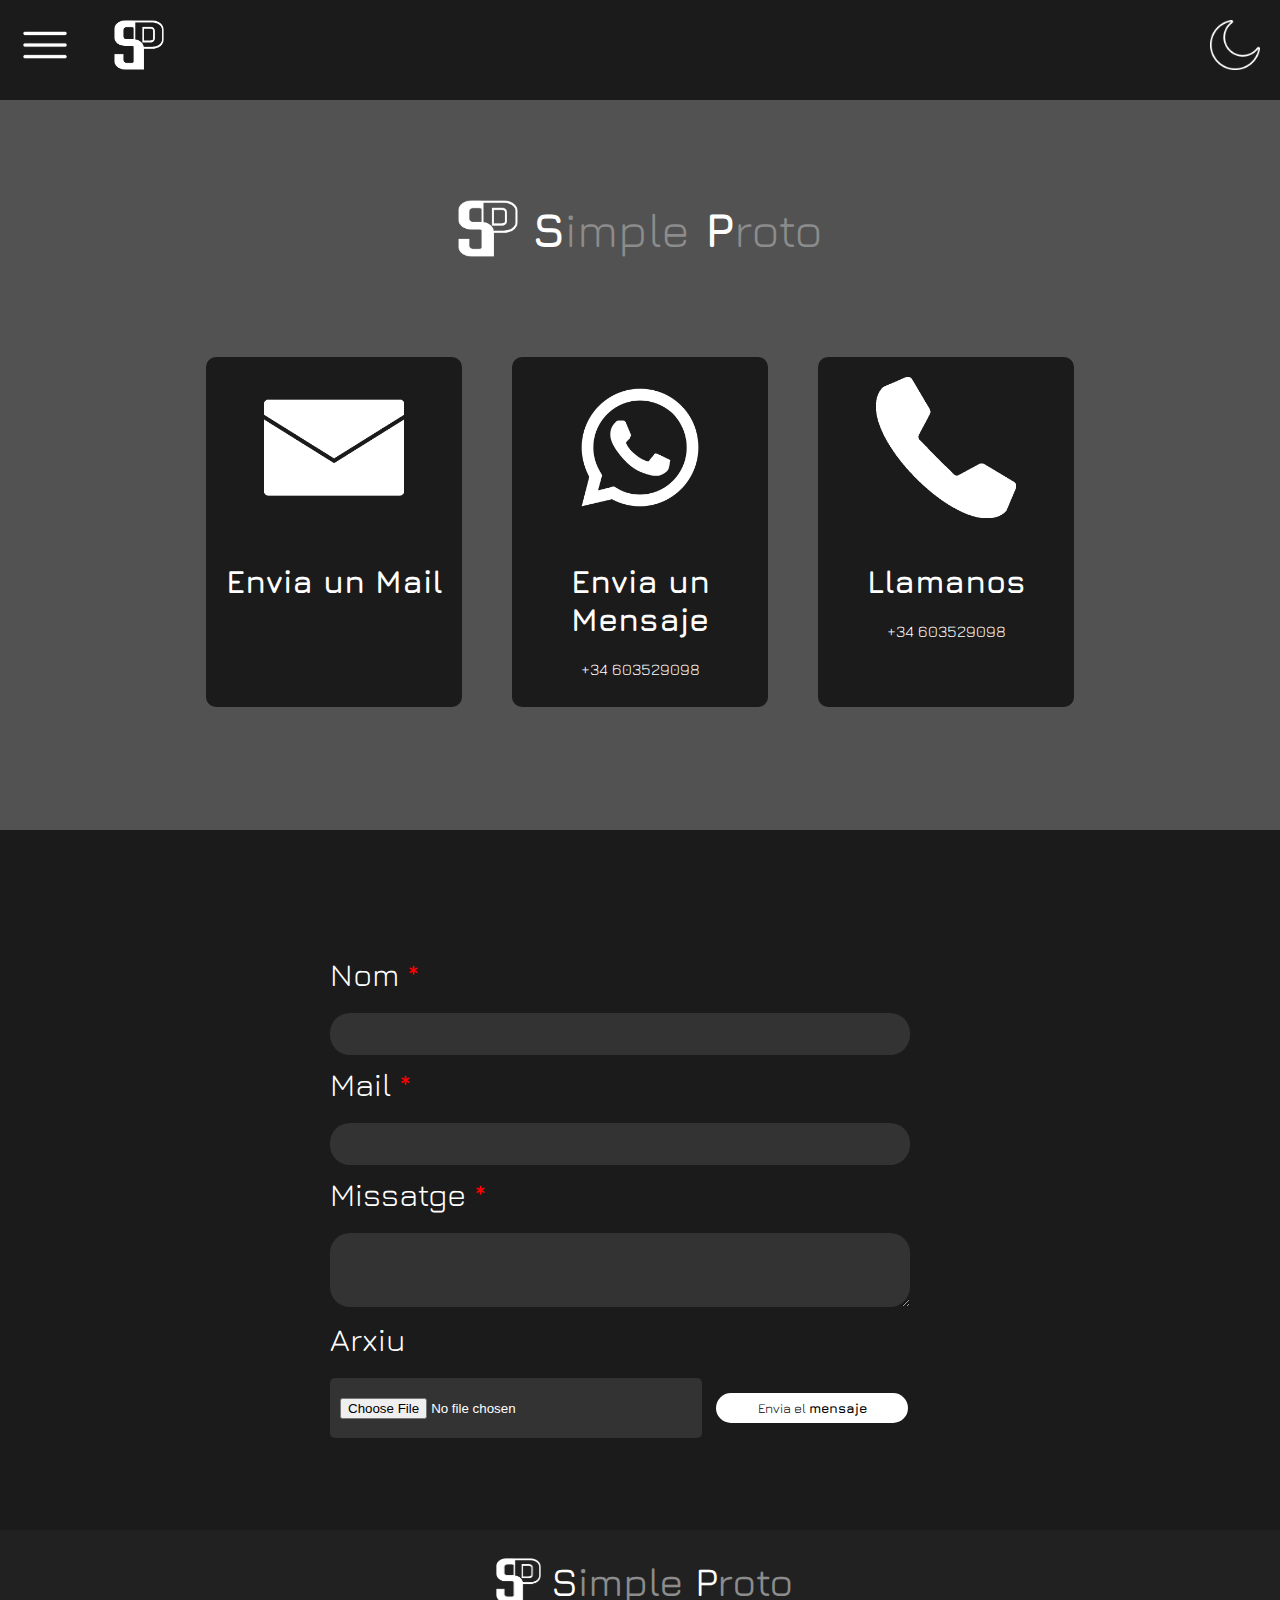
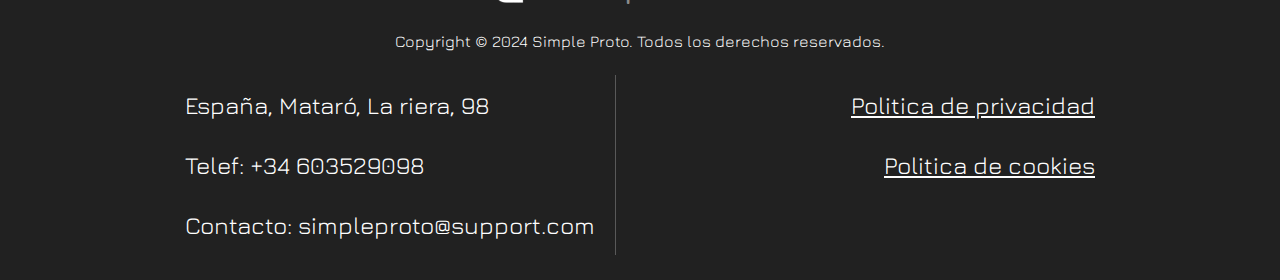
<file: contacte.html>
<!DOCTYPE html>
<html lang="es">
  <head>
    <meta charset="UTF-8" />
    <meta name="viewport" content="width=device-width, initial-scale=1.0" />
    <title>Contacte</title>
    <link rel="stylesheet" href="styles/general.css" />
    <link rel="stylesheet" href="styles/contacte.css" />
    <script src="script/libreria.js"></script>
    <script src="script/script.js"></script>
    <link
      rel="shortcut icon"
      href="img/logo/Logowhite.webp"
      type="image/x-icon"
    />
  </head>
  <body>
    <aside>
      <div class="flex">
        <div id="nav">
          <a href="index.html">
            <p>Pagina Principal</p>
          </a>
          <a href="serveis.html">
            <p>Servicios</p>
          </a>
          <a href="contacte.html">
            <p>Contacto</p>
          </a>
          <a href="materials.html">
            <p>Materiales</p>
          </a>
          <a href="Impressio filament.html">
            <p>Impression 3d Filamento</p>
          </a>
          <a href="ImpresioResina.html">
            <p>Impression 3d Resina</p>
          </a>
          <a href="modelatge3D.html">
            <p>Modelaje 3D</p>
          </a>
          <a href="disseny2d.html">
            <p>Diseño 2D</p>
          </a>
          <a href="nosaltres.html">
            <p>Sobre Nosotros</p>
          </a>
          <div>
            <a href="cookies.html">
              <p>Politica de Cookies</p>
            </a>
            <a href="privacitat.html">
              <p>Politica de Privacidad</p>
            </a>
          </div>
        </div>
        <div id="backgroundnav">
          <p>hola</p>
        </div>
      </div>
    </aside>
    <header>
      <div>
        <img src="img/tema/brforce.png" alt="" id="menu" />
        <img src="img/logo/Logowhite.webp" alt="logo Simple Proto" />
      </div>
      <img src="img/tema/moonwhite.webp" alt="tema oscuro" id="tema" />
    </header>
    <section>
      <article id="primer2">
        <div class="slogan">
          <img src="img/logo/Logowhite.webp" alt="logo" />
          <h1>S<span>imple</span> P<span>roto</span></h1>
        </div>
        <div id="separar">
          <div>
            <img src="img/Contacte/mail.webp" alt="Mail" />
            <h1>Envia un Mail</h1>
          </div>
          <div>
            <img src="img/Contacte/whatsapp--v5.webp" alt="Watsapp" />
            <h1>Envia un Mensaje</h1>
            <p>+34 603529098</p>
          </div>
          <div>
            <img src="img/Contacte/phone-504.webp" alt="Phone" />
            <h1>Llamanos</h1>
            <p>+34 603529098</p>
          </div>
        </div>
      </article>
      <article id="segon2">
        <div id="forms">
          <form action="Formulari">
            <label for="nombre">Nom <span>*</span></label> <br />
            <input type="text" name="nombre" id="" required />
            <br />
            <label for="Mail">Mail <span>*</span></label> <br />
            <input type="email" name="Mail" id="" required />
            <br />
            <label for="texto">Missatge <span>*</span></label> <br />
            <textarea name="texto" id="" required></textarea>
            <br />
            <label for="archivo">Arxiu</label> <br />
            <input type="file" name="archivo" id="arxiu" />
            <button type="submit">Envia el <strong>mensaje</strong></button>
          </form>
        </div>
      </article>
    </section>
    <footer>
      <div class="logo">
        <img src="img/logo/Logowhite.webp" alt="logo simple proto" />
        <h1>S<span>imple</span> P<span>roto</span></h1>
      </div>
      <p>Copyright © 2024 Simple Proto. Todos los derechos reservados.</p>
      <div id="footer">
        <div id="info1">
          <p>España, Mataró, La riera, 98</p>
          <p>Telef: +34 603529098</p>
          <p>Contacto: simpleproto@support.com</p>
        </div>
        <div>
          <p>Politica de privacidad</p>
          <p>Politica de cookies</p>
        </div>
      </div>
    </footer>
  </body>
</html>
</file>
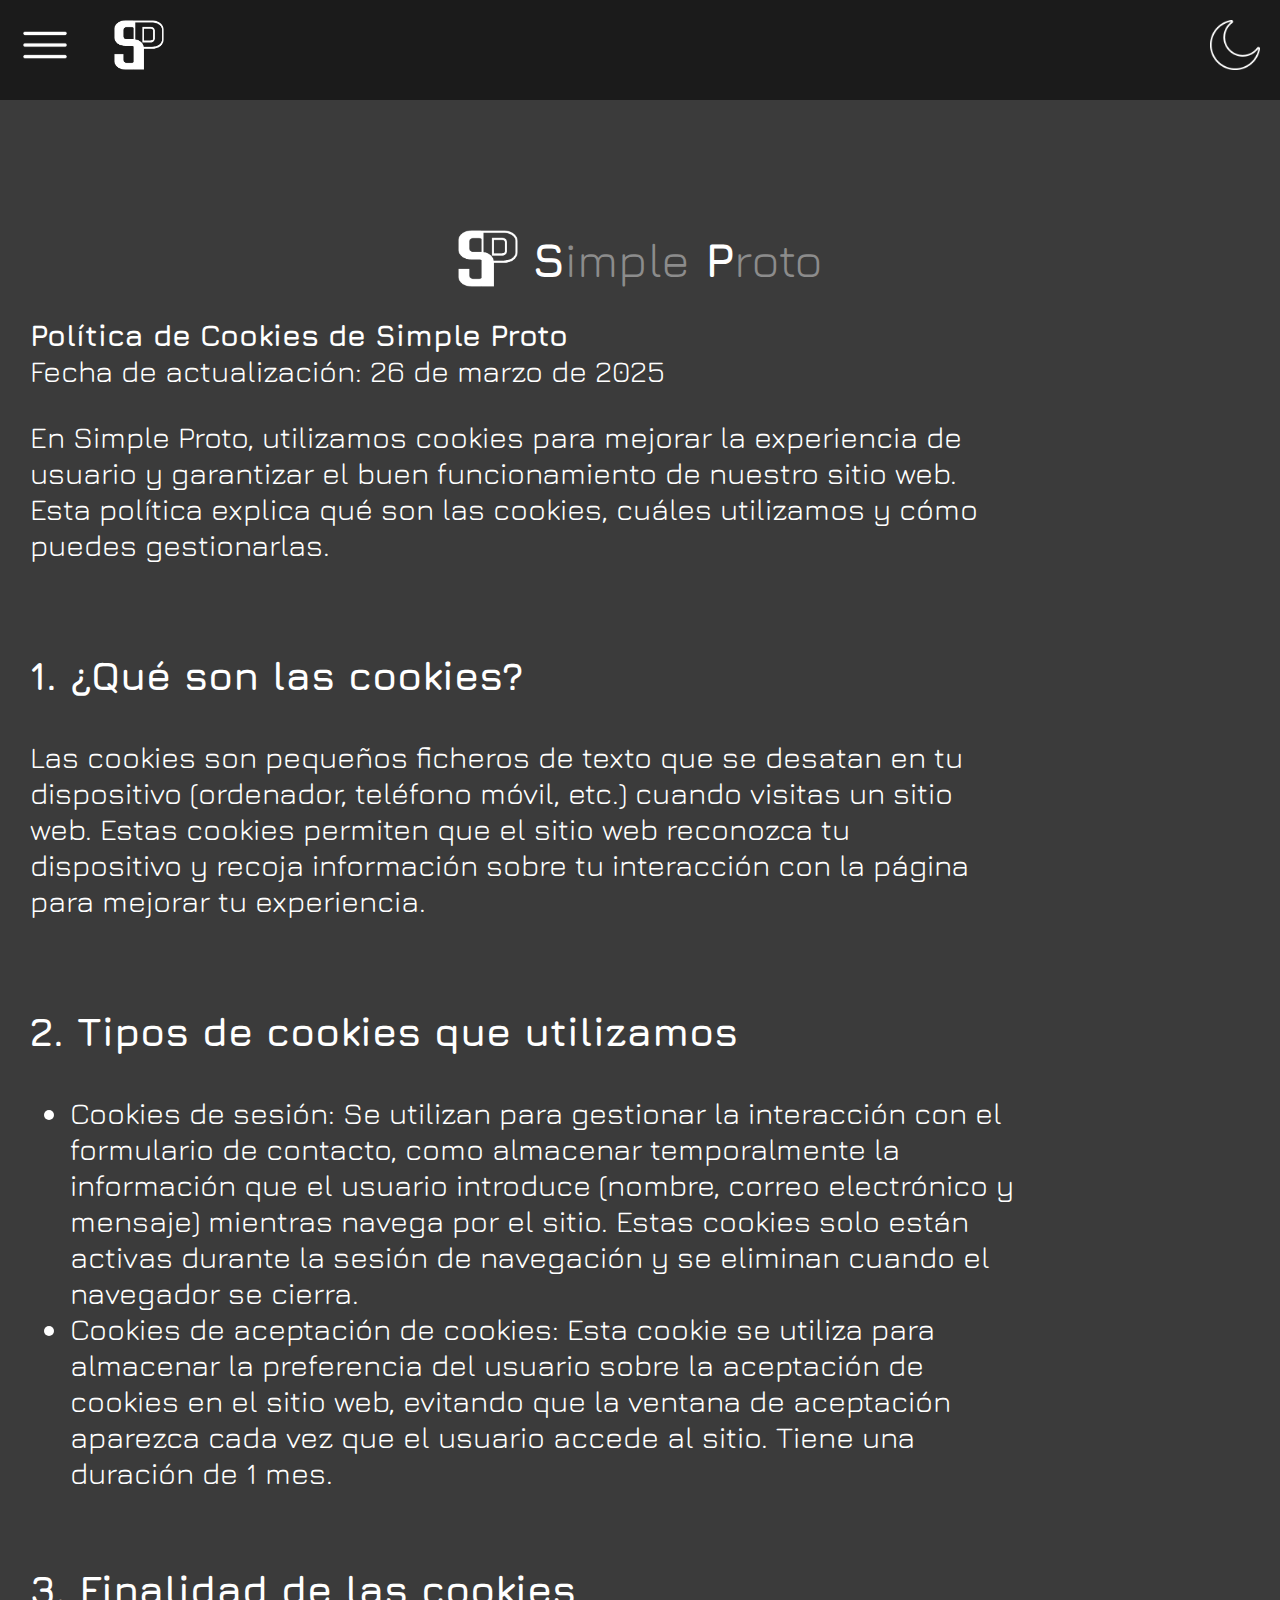
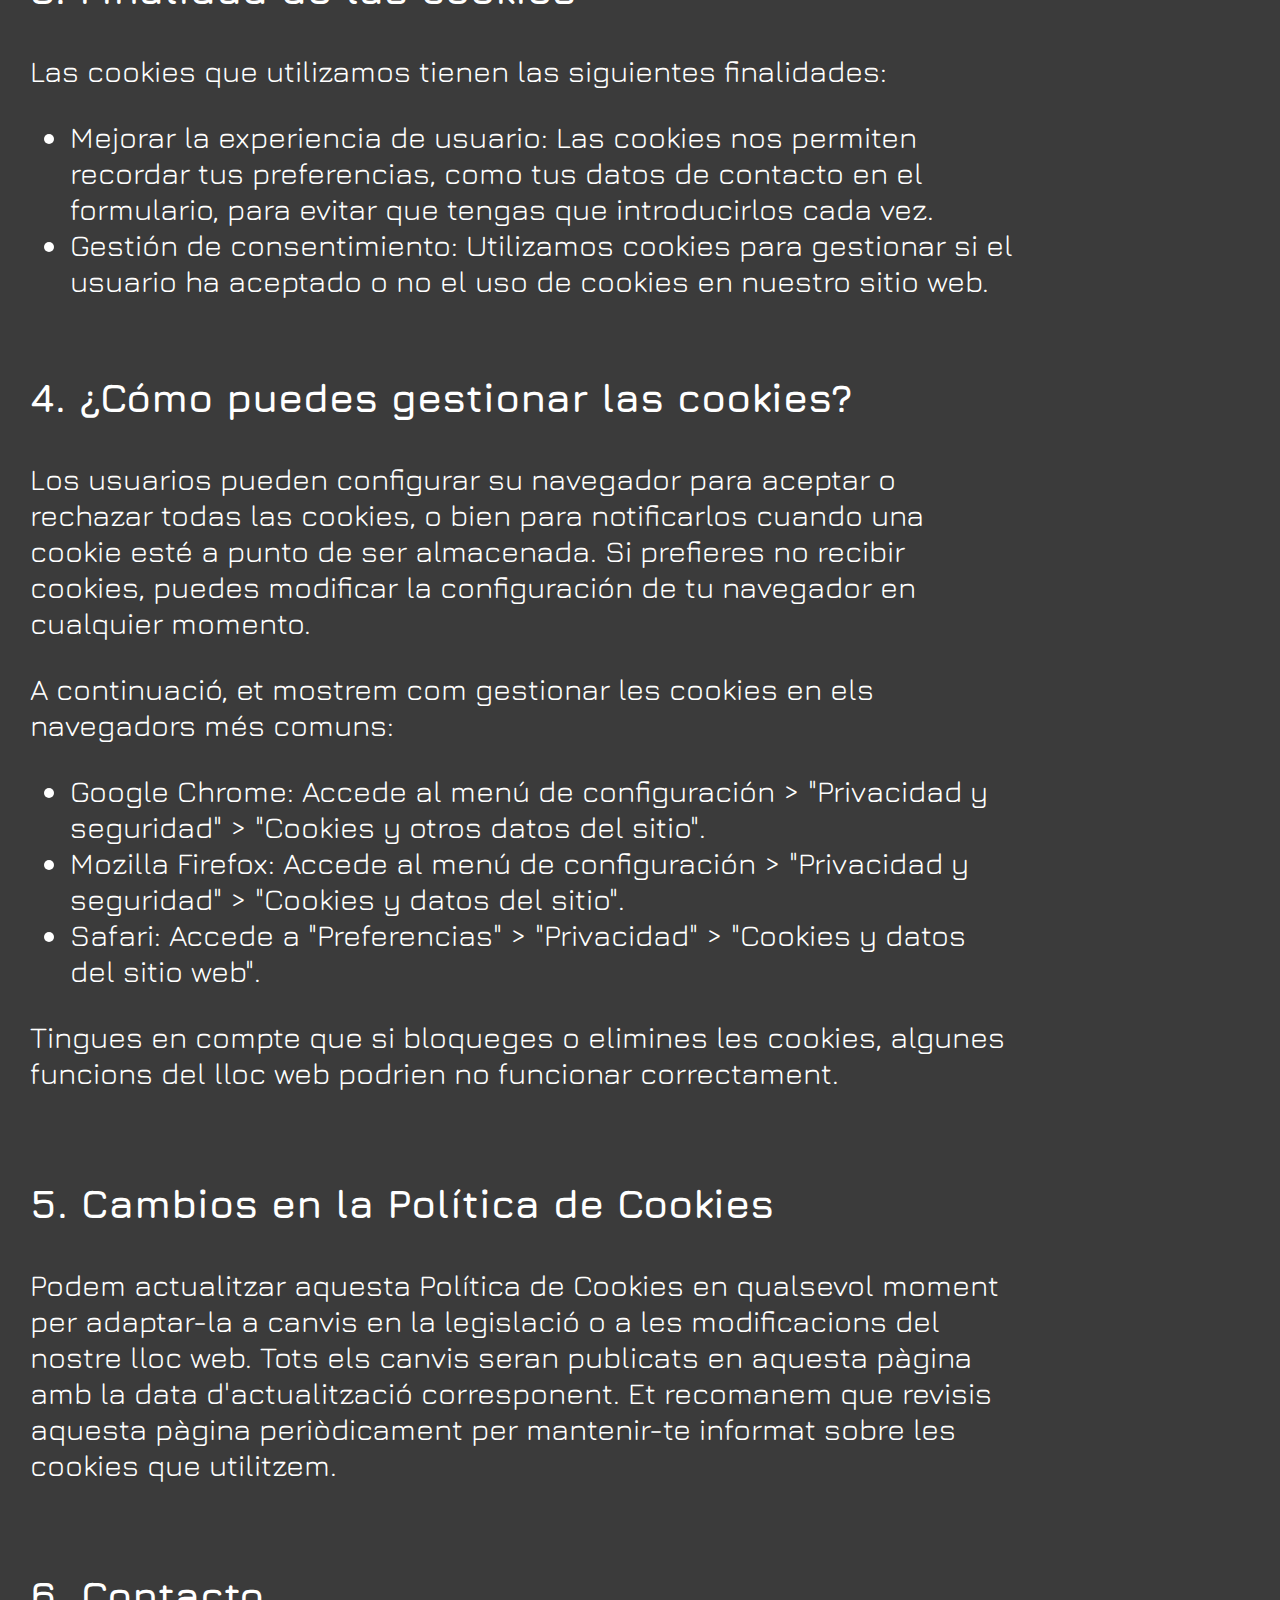
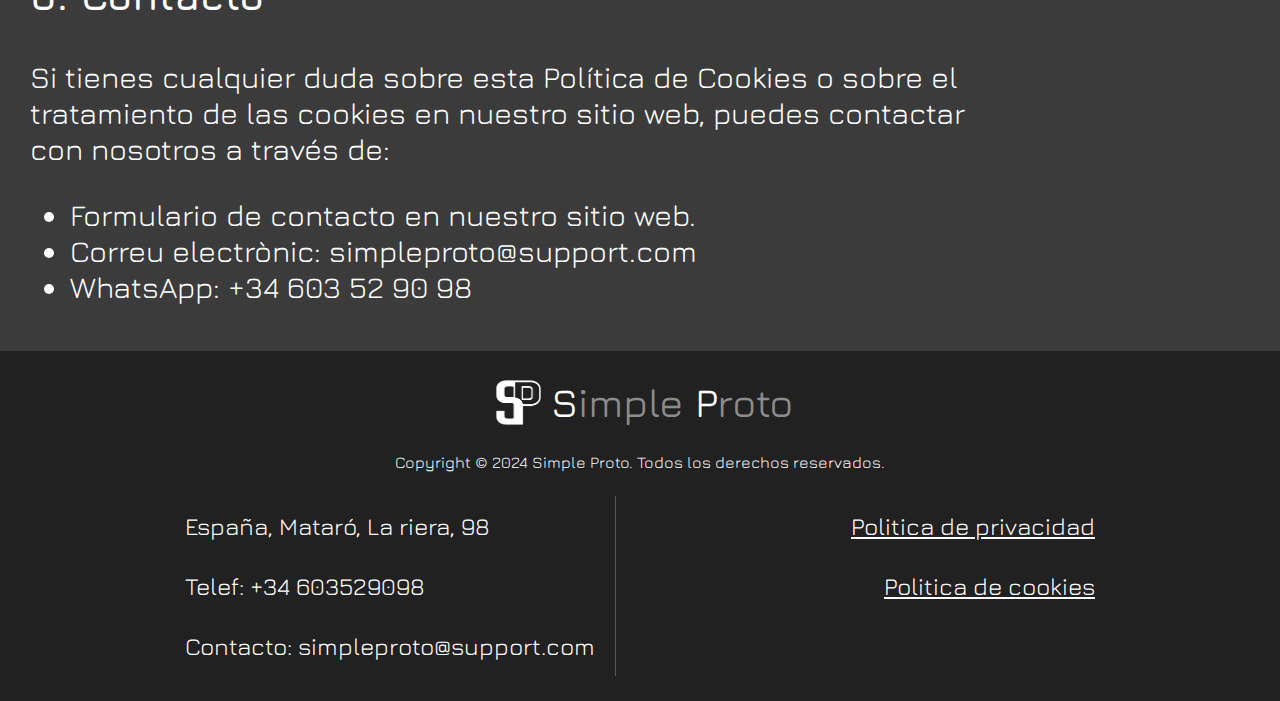
<file: cookies.html>
<!DOCTYPE html>
<html lang="es">
  <head>
    <meta charset="UTF-8" />
    <meta name="viewport" content="width=device-width, initial-scale=1.0" />
    <title>Cookies</title>
    <link rel="stylesheet" href="styles/general.css" />
    <link rel="stylesheet" href="styles/cookies.css" />
    <script src="script/libreria.js"></script>
    <script src="script/script.js"></script>
    <link
      rel="shortcut icon"
      href="img/logo/Logowhite.webp"
      type="image/x-icon"
    />
  </head>
  <body>
    <aside>
      <div class="flex">
        <div id="nav">
          <a href="index.html">
            <p>Pagina Principal</p>
          </a>
          <a href="serveis.html">
            <p>Servicios</p>
          </a>
          <a href="contacte.html">
            <p>Contacto</p>
          </a>
          <a href="materials.html">
            <p>Materiales</p>
          </a>
          <a href="Impressio filament.html">
            <p>Impression 3d Filamento</p>
          </a>
          <a href="ImpresioResina.html">
            <p>Impression 3d Resina</p>
          </a>
          <a href="modelatge3D.html">
            <p>Modelaje 3D</p>
          </a>
          <a href="disseny2d.html">
            <p>Diseño 2D</p>
          </a>
          <a href="nosaltres.html">
            <p>Sobre Nosotros</p>
          </a>
          <div>
            <a href="cookies.html">
              <p>Politica de Cookies</p>
            </a>
            <a href="privacitat.html">
              <p>Politica de Privacidad</p>
            </a>
          </div>
        </div>
        <div id="backgroundnav">
          <p>hola</p>
        </div>
      </div>
    </aside>
    <header>
      <div>
        <img src="img/tema/brforce.png" alt="" id="menu" />
        <img src="img/logo/Logowhite.webp" alt="logo Simple Proto" />
      </div>
      <img src="img/tema/moonwhite.webp" alt="tema oscuro" id="tema" />
    </header>
    <section id="cookies">
      <div class="slogan">
        <img src="img/logo/Logowhite.webp" alt="logo" />
        <h1>S<span>imple</span> P<span>roto</span></h1>
      </div>
      <p>
        <span>Política de Cookies de Simple Proto</span> <br />
        Fecha de actualización: 26 de marzo de 2025
      </p>
      <p>
        En Simple Proto, utilizamos cookies para mejorar la experiencia de
        usuario y garantizar el buen funcionamiento de nuestro sitio web. Esta
        política explica qué son las cookies, cuáles utilizamos y cómo puedes
        gestionarlas.
      </p>
      <br />
      <h3>1. ¿Qué son las cookies?</h3>
      <p>
        Las cookies son pequeños ficheros de texto que se desatan en tu
        dispositivo (ordenador, teléfono móvil, etc.) cuando visitas un sitio
        web. Estas cookies permiten que el sitio web reconozca tu dispositivo y
        recoja información sobre tu interacción con la página para mejorar tu
        experiencia.
      </p>
      <br />
      <h3>2. Tipos de cookies que utilizamos</h3>
      <ul>
        <li>
          Cookies de sesión: Se utilizan para gestionar la interacción con el
          formulario de contacto, como almacenar temporalmente la información
          que el usuario introduce (nombre, correo electrónico y mensaje)
          mientras navega por el sitio. Estas cookies solo están activas durante
          la sesión de navegación y se eliminan cuando el navegador se cierra.
        </li>
        <li>
          Cookies de aceptación de cookies: Esta cookie se utiliza para
          almacenar la preferencia del usuario sobre la aceptación de cookies en
          el sitio web, evitando que la ventana de aceptación aparezca cada vez
          que el usuario accede al sitio. Tiene una duración de 1 mes.
        </li>
      </ul>
      <br />
      <h3>3. Finalidad de las cookies</h3>
      <p>Las cookies que utilizamos tienen las siguientes finalidades:</p>
      <ul>
        <li>
          Mejorar la experiencia de usuario: Las cookies nos permiten recordar
          tus preferencias, como tus datos de contacto en el formulario, para
          evitar que tengas que introducirlos cada vez.
        </li>
        <li>
          Gestión de consentimiento: Utilizamos cookies para gestionar si el
          usuario ha aceptado o no el uso de cookies en nuestro sitio web.
        </li>
      </ul>
      <br />
      <h3>4. ¿Cómo puedes gestionar las cookies?</h3>
      <p>
        Los usuarios pueden configurar su navegador para aceptar o rechazar
        todas las cookies, o bien para notificarlos cuando una cookie esté a
        punto de ser almacenada. Si prefieres no recibir cookies, puedes
        modificar la configuración de tu navegador en cualquier momento.
      </p>
      <p>
        A continuació, et mostrem com gestionar les cookies en els navegadors
        més comuns:
      </p>
      <ul>
        <li>
          Google Chrome: Accede al menú de configuración > "Privacidad y
          seguridad" > "Cookies y otros datos del sitio".
        </li>
        <li>
          Mozilla Firefox: Accede al menú de configuración > "Privacidad y
          seguridad" > "Cookies y datos del sitio".
        </li>
        <li>
          Safari: Accede a "Preferencias" > "Privacidad" > "Cookies y datos del
          sitio web".
        </li>
      </ul>
      <p>
        Tingues en compte que si bloqueges o elimines les cookies, algunes
        funcions del lloc web podrien no funcionar correctament.
      </p>
      <br />
      <h3>5. Cambios en la Política de Cookies</h3>
      <p>
        Podem actualitzar aquesta Política de Cookies en qualsevol moment per
        adaptar-la a canvis en la legislació o a les modificacions del nostre
        lloc web. Tots els canvis seran publicats en aquesta pàgina amb la data
        d'actualització corresponent. Et recomanem que revisis aquesta pàgina
        periòdicament per mantenir-te informat sobre les cookies que utilitzem.
      </p>
      <br />
      <h3>6. Contacto</h3>
      <p>
        Si tienes cualquier duda sobre esta Política de Cookies o sobre el
        tratamiento de las cookies en nuestro sitio web, puedes contactar con
        nosotros a través de:
      </p>
      <ul>
        <li>Formulario de contacto en nuestro sitio web.</li>
        <li>Correu electrònic: simpleproto@support.com</li>
        <li>WhatsApp: +34 603 52 90 98</li>
      </ul>
    </section>
    <footer>
      <div class="logo">
        <img src="img/logo/Logowhite.webp" alt="logo simple proto" />
        <h1>S<span>imple</span> P<span>roto</span></h1>
      </div>
      <p>Copyright © 2024 Simple Proto. Todos los derechos reservados.</p>
      <div id="footer">
        <div id="info1">
          <p>España, Mataró, La riera, 98</p>
          <p>Telef: +34 603529098</p>
          <p>Contacto: simpleproto@support.com</p>
        </div>
        <div>
          <p>Politica de privacidad</p>
          <p>Politica de cookies</p>
        </div>
      </div>
    </footer>
  </body>
</html>
</file>
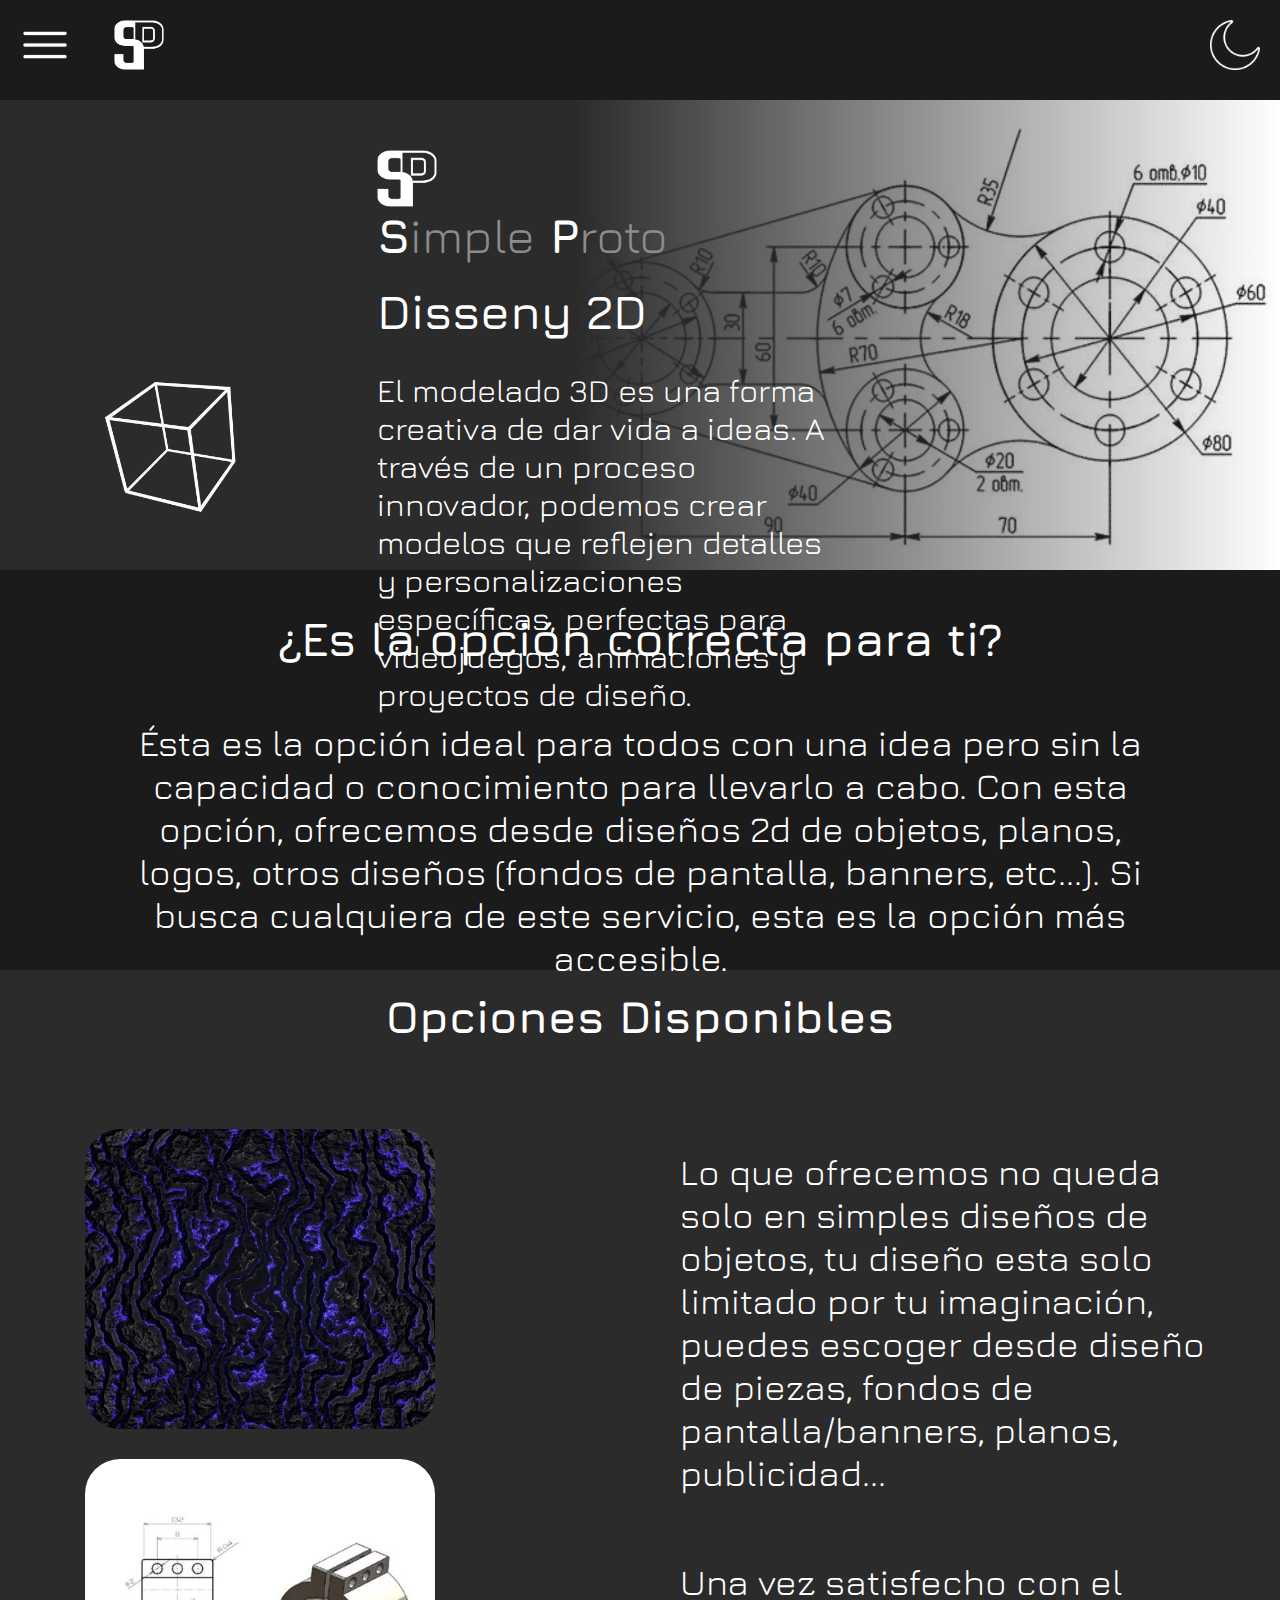
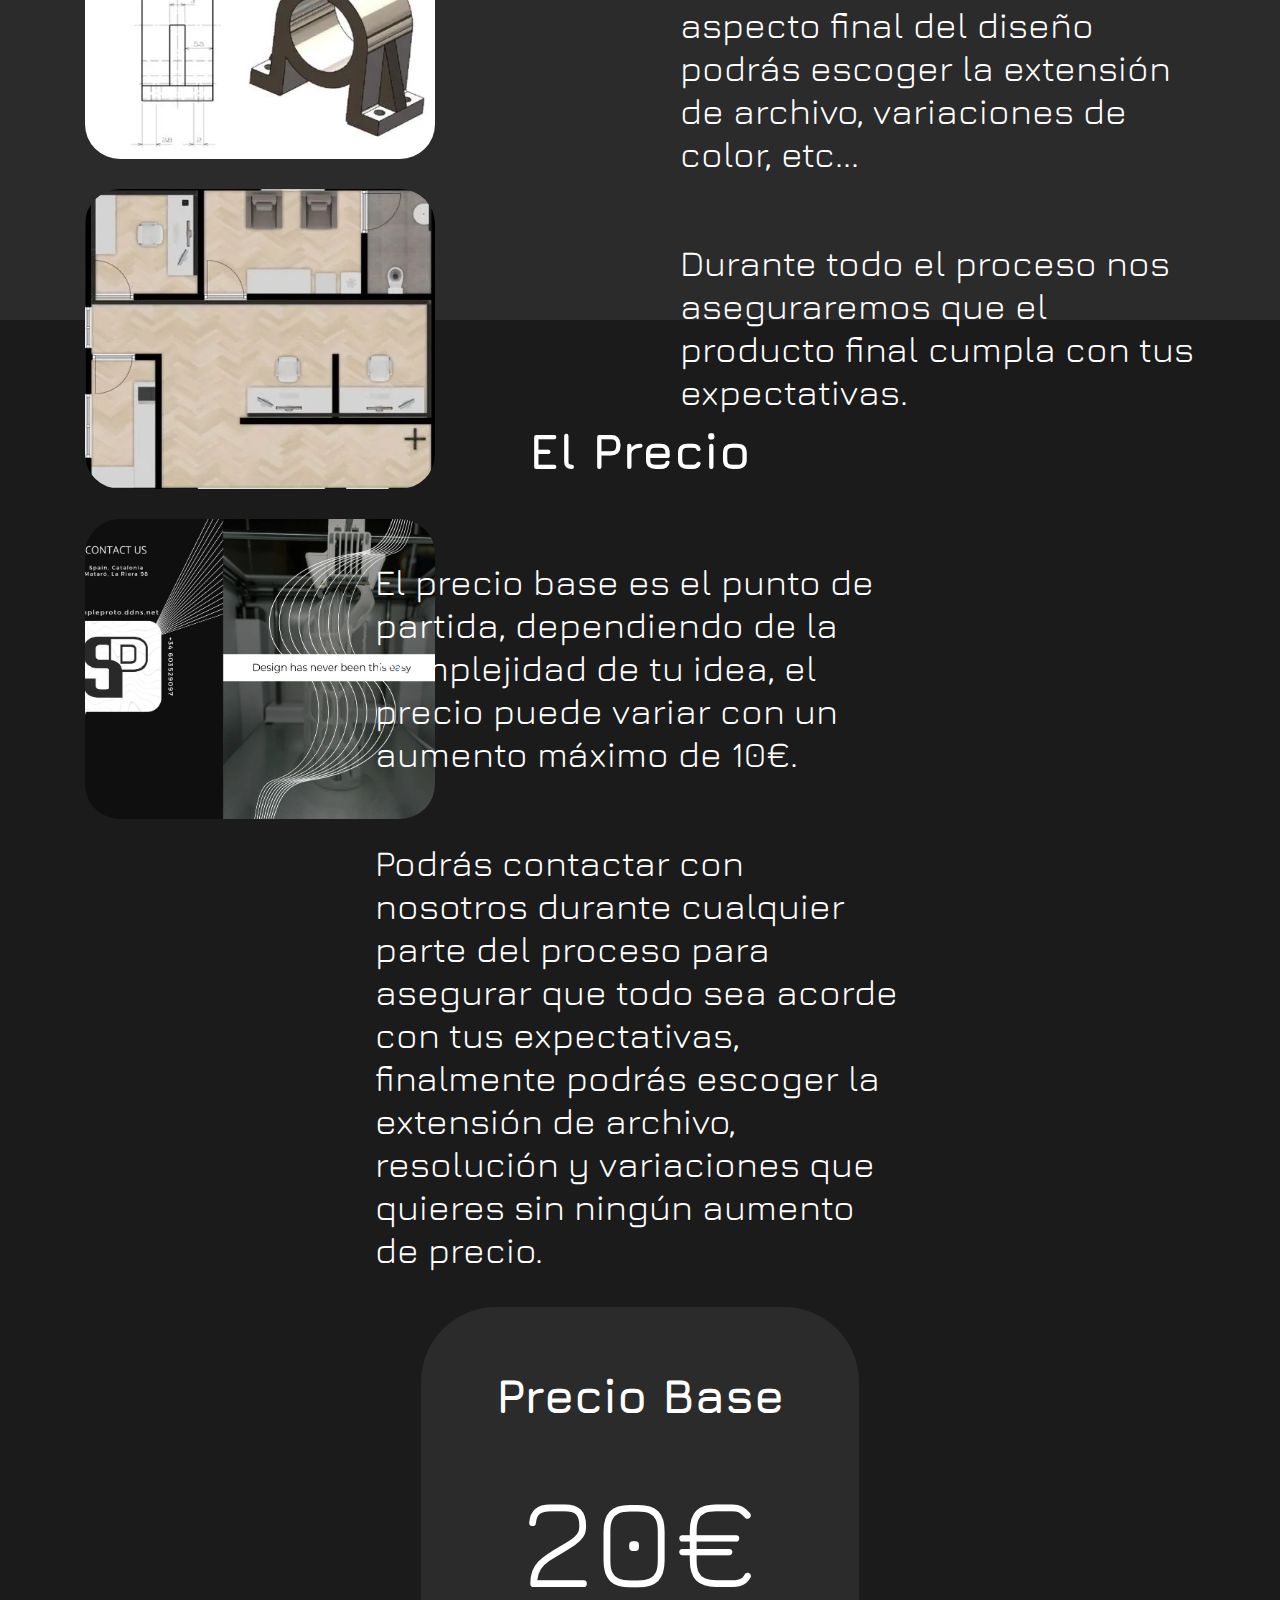
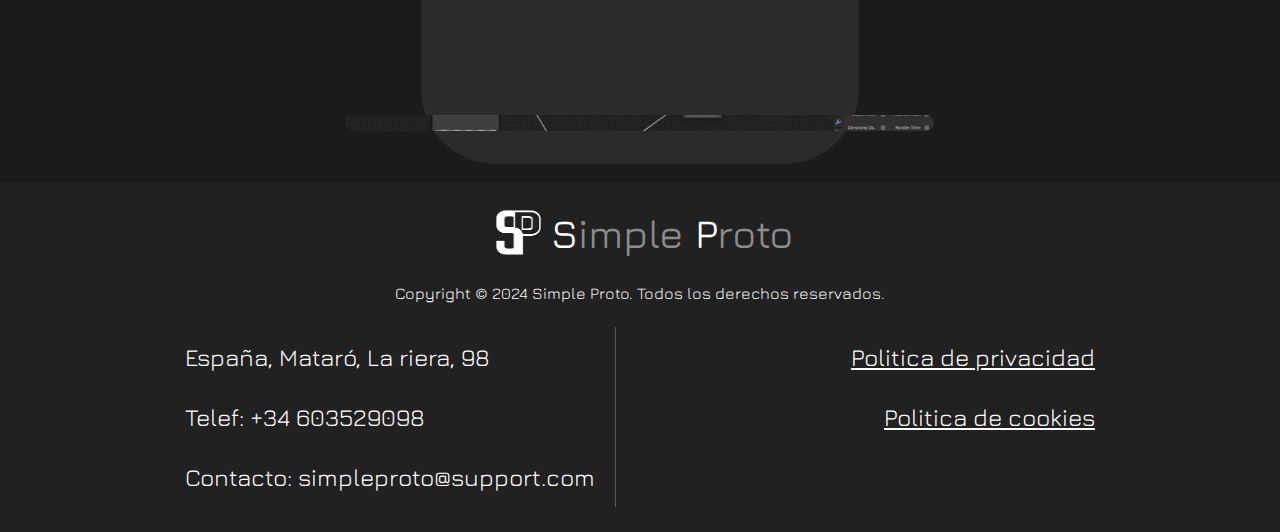
<file: disseny2d.html>
<!DOCTYPE html>
<html lang="es">
  <head>
    <meta charset="UTF-8" />
    <meta name="viewport" content="width=device-width, initial-scale=1.0" />
    <title>Disseny 2D</title>
    <link rel="stylesheet" href="styles/general.css" />
    <link rel="stylesheet" href="styles/disseny2d.css" />
    <script src="script/libreria.js"></script>
    <script src="script/script.js"></script>
    <link
      rel="shortcut icon"
      href="img/logo/Logowhite.webp"
      type="image/x-icon"
    />
  </head>
  <body>
    <aside>
      <div class="flex">
        <div id="nav">
          <a href="index.html">
            <p>Pagina Principal</p>
          </a>
          <a href="serveis.html">
            <p>Servicios</p>
          </a>
          <a href="contacte.html">
            <p>Contacto</p>
          </a>
          <a href="materials.html">
            <p>Materiales</p>
          </a>
          <a href="Impressio filament.html">
            <p>Impression 3d Filamento</p>
          </a>
          <a href="ImpresioResina.html">
            <p>Impression 3d Resina</p>
          </a>
          <a href="modelatge3D.html">
            <p>Modelaje 3D</p>
          </a>
          <a href="disseny2d.html">
            <p>Diseño 2D</p>
          </a>
          <a href="nosaltres.html">
            <p>Sobre Nosotros</p>
          </a>
          <div>
            <a href="cookies.html">
              <p>Politica de Cookies</p>
            </a>
            <a href="privacitat.html">
              <p>Politica de Privacidad</p>
            </a>
          </div>
        </div>
        <div id="backgroundnav">
          <p>hola</p>
        </div>
      </div>
    </aside>
    <header>
      <div>
        <img src="img/tema/brforce.png" alt="" id="menu" />
        <img src="img/logo/Logowhite.webp" alt="logo Simple Proto" />
      </div>
      <img src="img/tema/moonwhite.webp" alt="tema oscuro" id="tema" />
    </header>
    <section>
      <article class="primer">
        <div id="fondoimg">
          <div id="fondocolor">
            <div id="seperar">
              <div class="row">
                <div id="img1">
                  <img src="img/2D/2d.webp" alt="Disseny 2D" />
                </div>
                <div id="part1">
                  <div class="slogan">
                    <img src="img/logo/Logowhite.webp" alt="logo" />
                    <h1>S<span>imple</span> P<span>roto</span></h1>
                  </div>
                  <h2>Disseny 2D</h2>
                  <p>
                    El modelado 3D es una forma creativa de dar vida a ideas. A
                    través de un proceso innovador, podemos crear modelos que
                    reflejen detalles y personalizaciones específicas, perfectas
                    para videojuegos, animaciones y proyectos de diseño.
                  </p>
                </div>
              </div>
            </div>
          </div>
        </div>
      </article>
      <article>
        <div id="segon">
          <h1>¿Es la opción correcta para ti?</h1>
          <p>
            Ésta es la opción ideal para todos con una idea pero sin la
            capacidad o conocimiento para llevarlo a cabo. Con esta opción,
            ofrecemos desde diseños 2d de objetos, planos, logos, otros diseños
            (fondos de pantalla, banners, etc...). Si busca cualquiera de este
            servicio, esta es la opción más accesible.
          </p>
        </div>
      </article>
      <article>
        <div id="tercer">
          <h1>Opciones Disponibles</h1>
          <div id="separar2">
            <div id="img2">
              <div id="image1"></div>
              <div id="image2"></div>
              <div id="image3"></div>
              <div id="image4"></div>
            </div>
            <div id="text1">
              <p>
                Lo que ofrecemos no queda solo en simples diseños de objetos, tu
                diseño esta solo limitado por tu imaginación, puedes escoger
                desde diseño de piezas, fondos de pantalla/banners, planos,
                publicidad...
              </p>
              <p id="textsegon">
                Una vez satisfecho con el aspecto final del diseño podrás
                escoger la extensión de archivo, variaciones de color, etc...
              </p>
              <p id="textercer">
                Durante todo el proceso nos aseguraremos que el producto final
                cumpla con tus expectativas.
              </p>
            </div>
          </div>
        </div>
      </article>
      <article>
        <div id="quart">
          <div id="separar2">
            <div id="text1">
              <p id="textprimer">El Precio</p>
              <p id="textsegon">
                El precio base es el punto de partida, dependiendo de la
                complejidad de tu idea, el precio puede variar con un aumento
                máximo de 10€.
              </p>
              <p id="textercer">
                Podrás contactar con nosotros durante cualquier parte del
                proceso para asegurar que todo sea acorde con tus expectativas,
                finalmente podrás escoger la extensión de archivo, resolución y
                variaciones que quieres sin ningún aumento de precio.
              </p>
              <div id="precio">
                <h2>Precio Base</h2>
                <h1>20€</h1>
              </div>
            </div>
            <div id="img3">
              <p></p>
            </div>
          </div>
        </div>
      </article>
    </section>
    <footer>
      <div class="logo">
        <img src="img/logo/Logowhite.webp" alt="logo simple proto" />
        <h1>S<span>imple</span> P<span>roto</span></h1>
      </div>
      <p>Copyright © 2024 Simple Proto. Todos los derechos reservados.</p>
      <div id="footer">
        <div id="info1">
          <p>España, Mataró, La riera, 98</p>
          <p>Telef: +34 603529098</p>
          <p>Contacto: simpleproto@support.com</p>
        </div>
        <div>
          <p>Politica de privacidad</p>
          <p>Politica de cookies</p>
        </div>
      </div>
    </footer>
  </body>
</html>
</file>
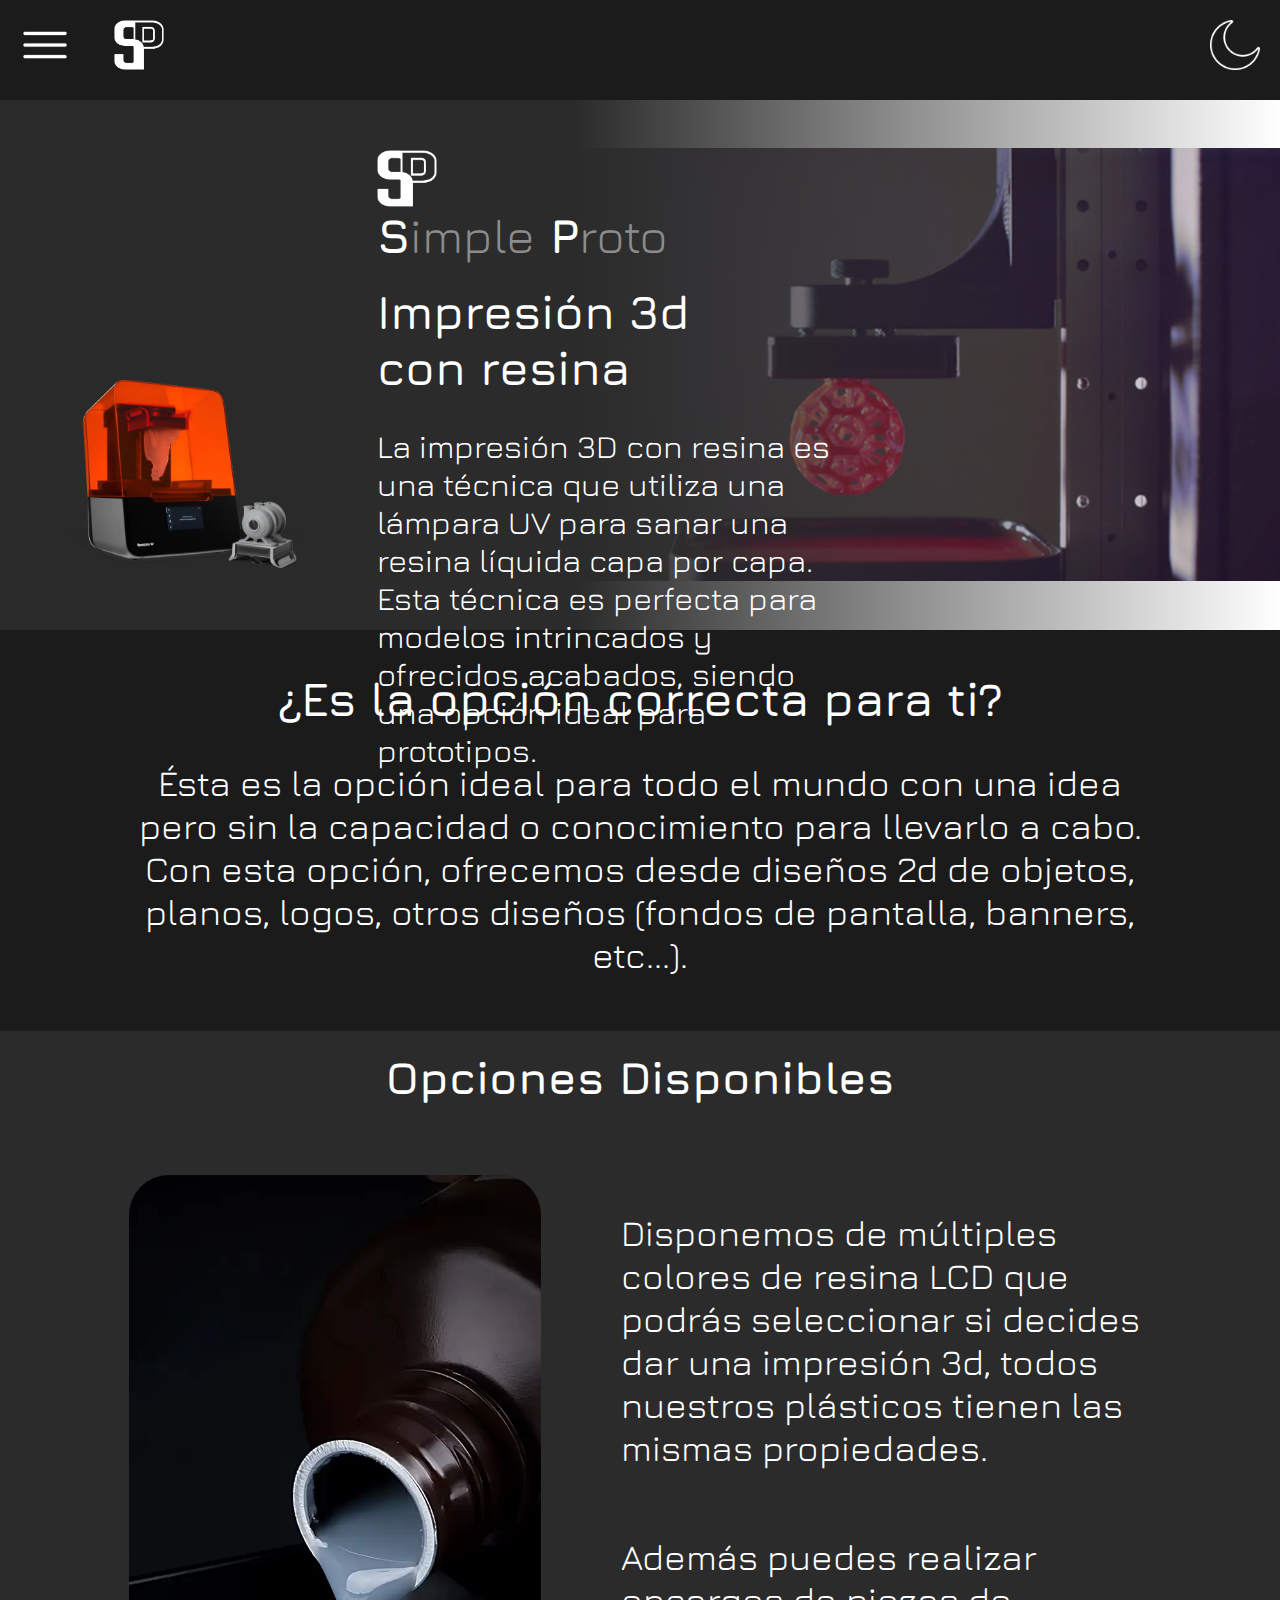
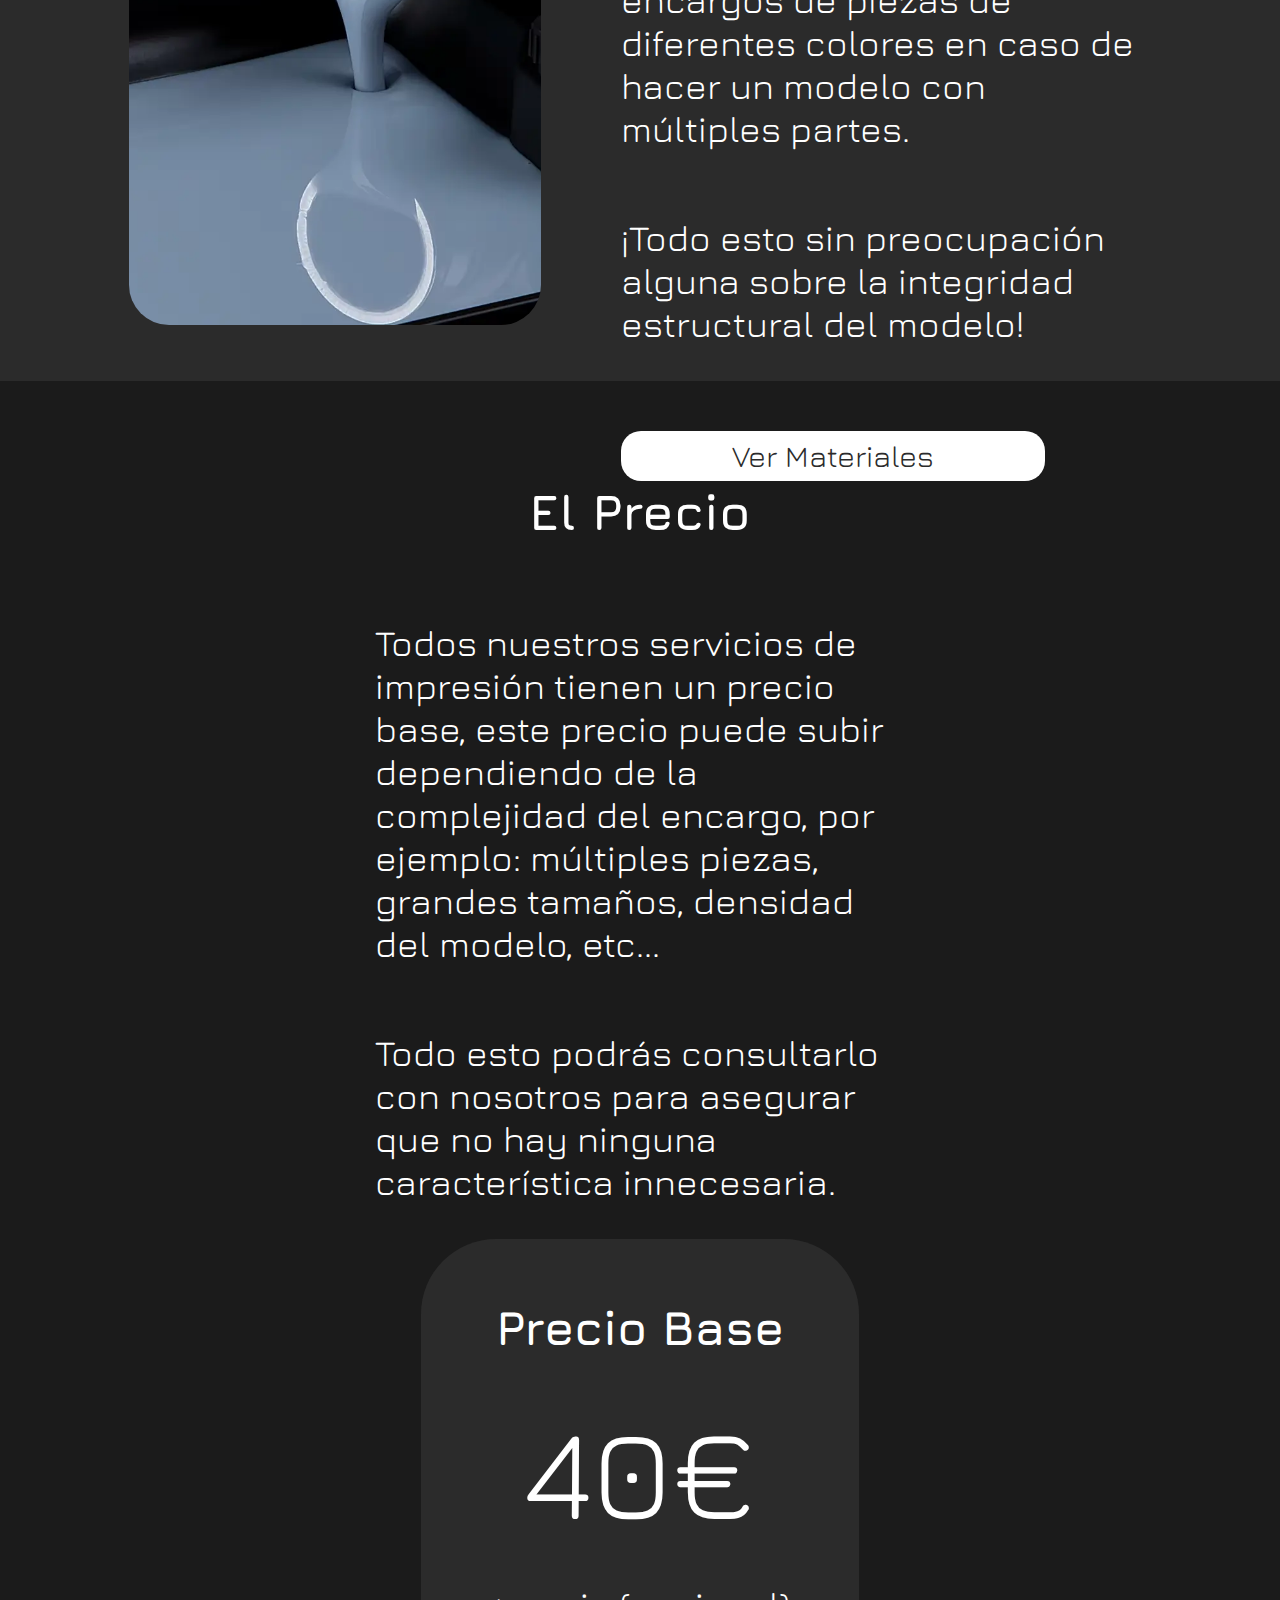
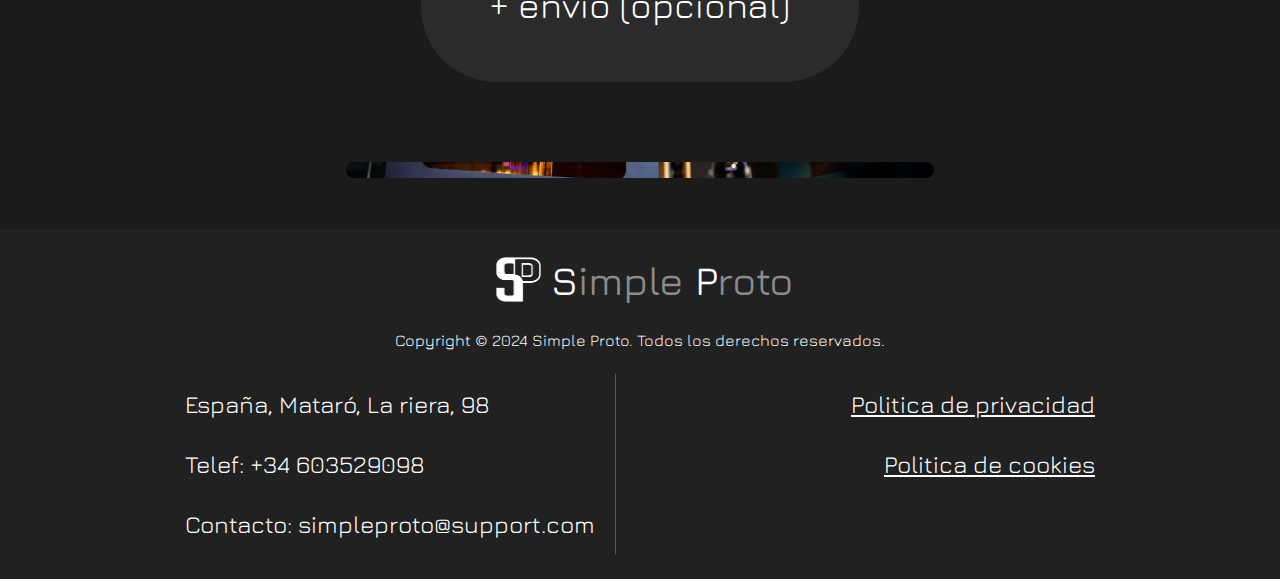
<file: ImpresioResina.html>
<!DOCTYPE html>
<html lang="es">
  <head>
    <meta charset="UTF-8" />
    <meta name="viewport" content="width=device-width, initial-scale=1.0" />
    <title>Impressió Resina</title>
    <link rel="stylesheet" href="styles/general.css" />
    <link rel="stylesheet" href="styles/ImpresioResina.css" />
    <script src="script/libreria.js"></script>
    <script src="script/script.js"></script>
    <link
      rel="shortcut icon"
      href="img/logo/Logowhite.webp"
      type="image/x-icon"
    />
  </head>
  <body>
    <aside>
      <div class="flex">
        <div id="nav">
          <a href="index.html">
            <p>Pagina Principal</p>
          </a>
          <a href="serveis.html">
            <p>Servicios</p>
          </a>
          <a href="contacte.html">
            <p>Contacto</p>
          </a>
          <a href="materials.html">
            <p>Materiales</p>
          </a>
          <a href="Impressio filament.html">
            <p>Impression 3d Filamento</p>
          </a>
          <a href="ImpresioResina.html">
            <p>Impression 3d Resina</p>
          </a>
          <a href="modelatge3D.html">
            <p>Modelaje 3D</p>
          </a>
          <a href="disseny2d.html">
            <p>Diseño 2D</p>
          </a>
          <a href="nosaltres.html">
            <p>Sobre Nosotros</p>
          </a>
          <div>
            <a href="cookies.html">
              <p>Politica de Cookies</p>
            </a>
            <a href="privacitat.html">
              <p>Politica de Privacidad</p>
            </a>
          </div>
        </div>
        <div id="backgroundnav">
          <p>hola</p>
        </div>
      </div>
    </aside>
    <header>
      <div>
        <img src="img/tema/brforce.png" alt="" id="menu" />
        <img src="img/logo/Logowhite.webp" alt="logo Simple Proto" />
      </div>
      <img src="img/tema/moonwhite.webp" alt="tema oscuro" id="tema" />
    </header>
    <section>
      <article class="primer">
        <div id="fondoimg">
          <div id="fondocolor">
            <div id="seperar">
              <div class="row">
                <div id="img1">
                  <img src="img/Resina/Impresora21 (1).webp" alt="Disseny 3d" />
                </div>
                <div id="part1">
                  <div class="slogan">
                    <img src="img/logo/Logowhite.webp" alt="logo" />
                    <h1>S<span>imple</span> P<span>roto</span></h1>
                  </div>
                  <h2>Impresión 3d con resina</h2>
                  <p>
                    La impresión 3D con resina es una técnica que utiliza una
                    lámpara UV para sanar una resina líquida capa por capa. Esta
                    técnica es perfecta para modelos intrincados y ofrecidos
                    acabados, siendo una opción ideal para prototipos.
                  </p>
                </div>
              </div>
            </div>
          </div>
        </div>
      </article>
      <article>
        <div id="segon">
          <h1>¿Es la opción correcta para ti?</h1>
          <p>
            Ésta es la opción ideal para todo el mundo con una idea pero sin la
            capacidad o conocimiento para llevarlo a cabo. Con esta opción,
            ofrecemos desde diseños 2d de objetos, planos, logos, otros diseños
            (fondos de pantalla, banners, etc...).
          </p>
        </div>
      </article>
      <article>
        <div id="tercer">
          <h1>Opciones Disponibles</h1>
          <div id="separar2">
            <div id="img2">
              <p></p>
            </div>
            <div id="text1">
              <p>
                Disponemos de múltiples colores de resina LCD que podrás
                seleccionar si decides dar una impresión 3d, todos nuestros
                plásticos tienen las mismas propiedades.
              </p>
              <p id="textsegon">
                Además puedes realizar encargos de piezas de diferentes colores
                en caso de hacer un modelo con múltiples partes.
              </p>
              <p id="textercer">
                ¡Todo esto sin preocupación alguna sobre la integridad
                estructural del modelo!
              </p>
              <button id="btn1">
                <a href="materials.html" style="color: #2b2b2b"
                  >Ver Materiales</a
                >
              </button>
            </div>
          </div>
        </div>
      </article>
      <article>
        <div id="quart">
          <div id="separar2">
            <div id="text1">
              <p id="textprimer">El Precio</p>
              <p id="textsegon">
                Todos nuestros servicios de impresión tienen un precio base,
                este precio puede subir dependiendo de la complejidad del
                encargo, por ejemplo: múltiples piezas, grandes tamaños,
                densidad del modelo, etc...
              </p>
              <p id="textercer">
                Todo esto podrás consultarlo con nosotros para asegurar que no
                hay ninguna característica innecesaria.
              </p>
              <div id="precio">
                <h2>Precio Base</h2>
                <h1>40€</h1>
                <p>+ envio (opcional)</p>
              </div>
            </div>
            <div id="img3">
              <p></p>
            </div>
          </div>
        </div>
      </article>
    </section>
    <footer>
      <div class="logo">
        <img src="img/logo/Logowhite.webp" alt="logo simple proto" />
        <h1>S<span>imple</span> P<span>roto</span></h1>
      </div>
      <p>Copyright © 2024 Simple Proto. Todos los derechos reservados.</p>
      <div id="footer">
        <div id="info1">
          <p>España, Mataró, La riera, 98</p>
          <p>Telef: +34 603529098</p>
          <p>Contacto: simpleproto@support.com</p>
        </div>
        <div>
          <p>Politica de privacidad</p>
          <p>Politica de cookies</p>
        </div>
      </div>
    </footer>
  </body>
</html>
</file>
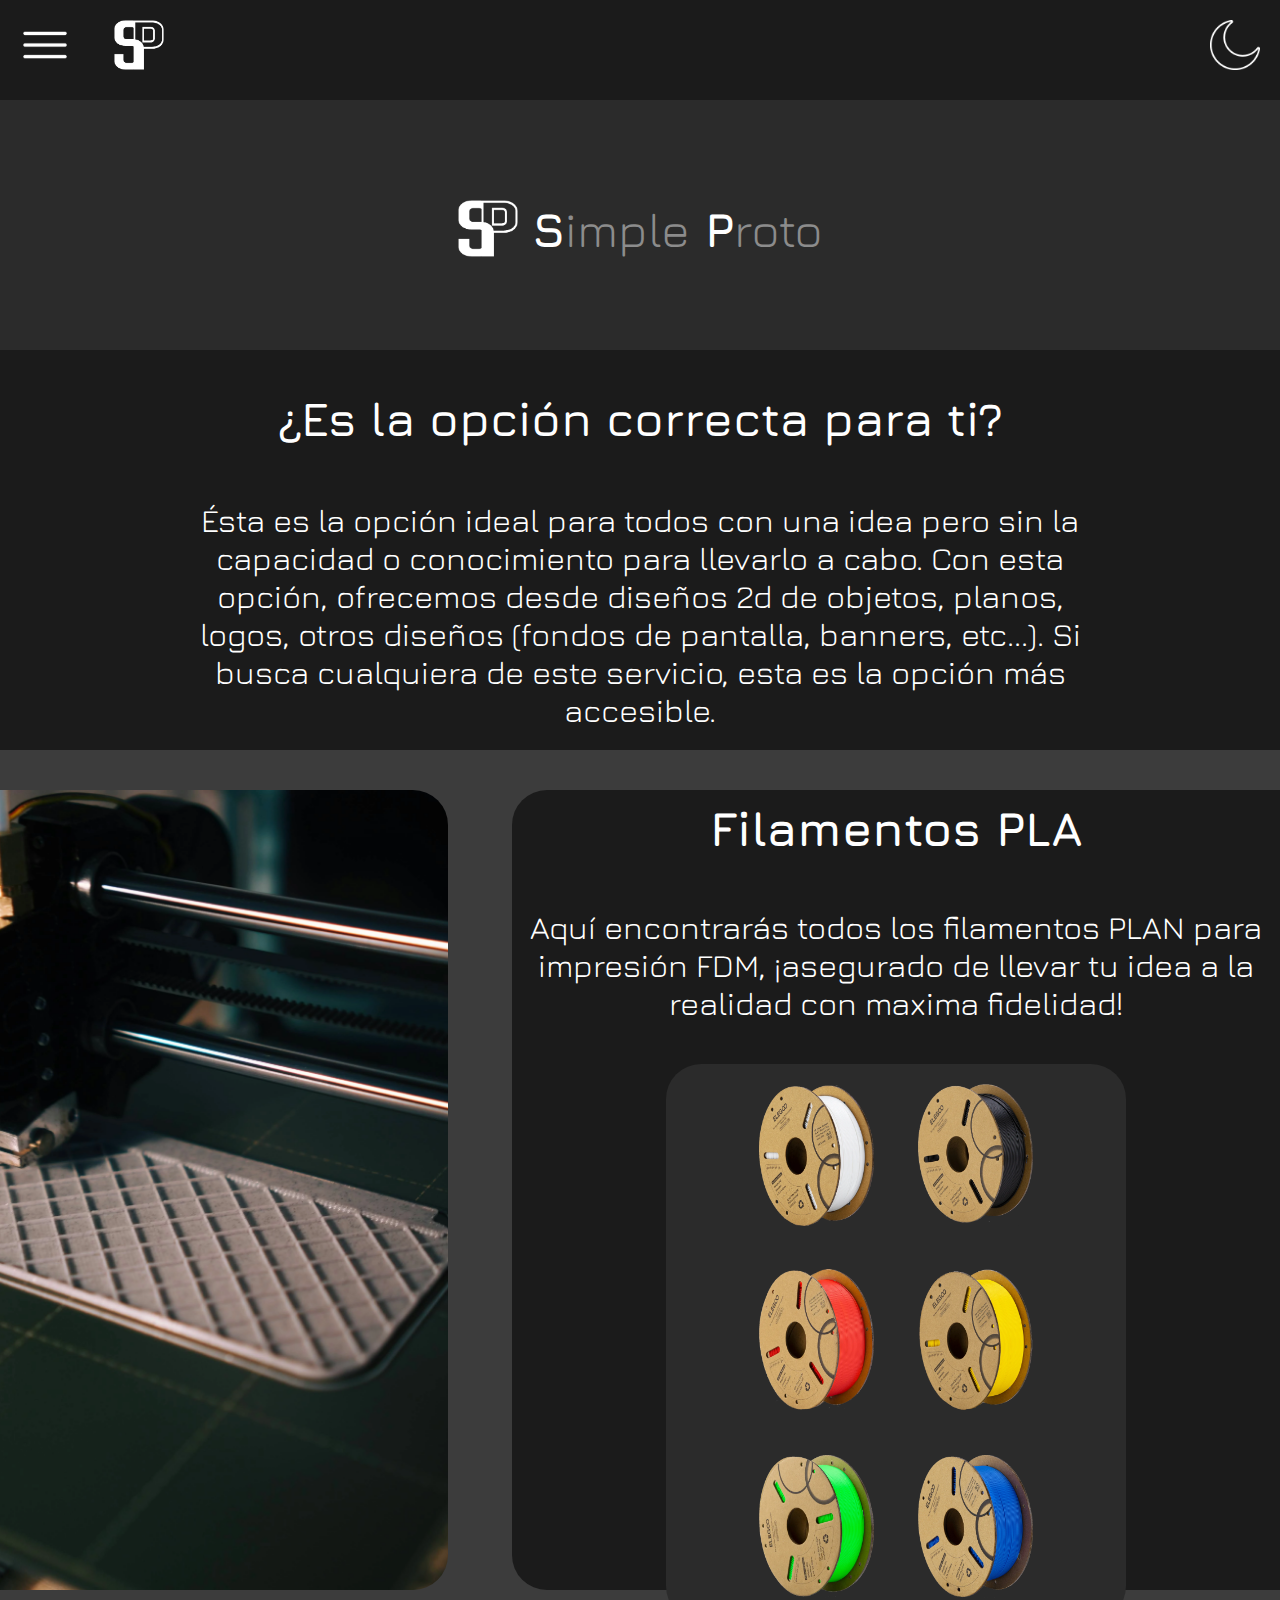
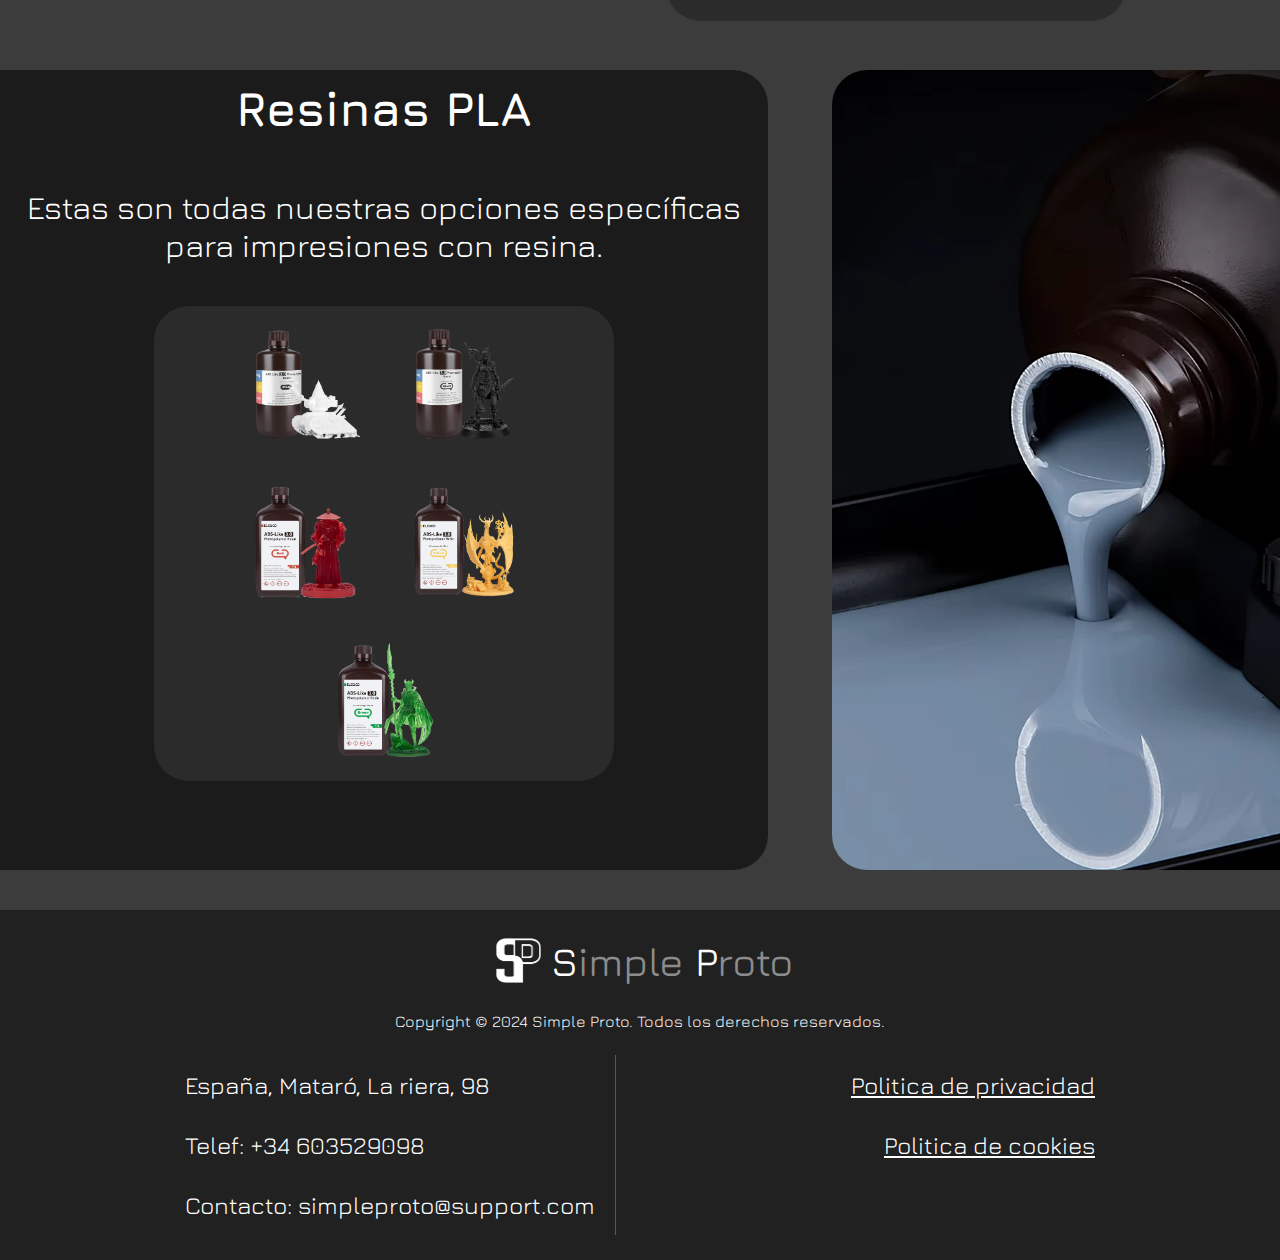
<file: materials.html>
<!DOCTYPE html>
<html lang="es">
  <head>
    <meta charset="UTF-8" />
    <meta name="viewport" content="width=device-width, initial-scale=1.0" />
    <title>Materials</title>
    <link rel="stylesheet" href="styles/general.css" />
    <link rel="stylesheet" href="styles/materials.css" />
    <script src="script/libreria.js"></script>
    <script src="script/script.js"></script>
    <link
      rel="shortcut icon"
      href="img/logo/Logowhite.webp"
      type="image/x-icon"
    />
  </head>
  <body>
    <aside>
      <div class="flex">
        <div id="nav">
          <a href="index.html">
            <p>Pagina Principal</p>
          </a>
          <a href="serveis.html">
            <p>Servicios</p>
          </a>
          <a href="contacte.html">
            <p>Contacto</p>
          </a>
          <a href="materials.html">
            <p>Materiales</p>
          </a>
          <a href="Impressio filament.html">
            <p>Impression 3d Filamento</p>
          </a>
          <a href="ImpresioResina.html">
            <p>Impression 3d Resina</p>
          </a>
          <a href="modelatge3D.html">
            <p>Modelaje 3D</p>
          </a>
          <a href="disseny2d.html">
            <p>Diseño 2D</p>
          </a>
          <a href="nosaltres.html">
            <p>Sobre Nosotros</p>
          </a>
          <div>
            <a href="cookies.html">
              <p>Politica de Cookies</p>
            </a>
            <a href="privacitat.html">
              <p>Politica de Privacidad</p>
            </a>
          </div>
        </div>
        <div id="backgroundnav">
          <p>hola</p>
        </div>
      </div>
    </aside>
    <header>
      <div>
        <img src="img/tema/brforce.png" alt="" id="menu" />
        <img src="img/logo/Logowhite.webp" alt="logo Simple Proto" />
      </div>
      <img src="img/tema/moonwhite.webp" alt="tema oscuro" id="tema" />
    </header>
    <section>
      <article id="primer1">
        <div id="fondoimg">
          <div class="slogan">
            <img src="img/logo/Logowhite.webp" alt="logo" />
            <h1>S<span>imple</span> P<span>roto</span></h1>
          </div>
        </div>
      </article>
      <article>
        <div id="segon">
          <h1>¿Es la opción correcta para ti?</h1>
          <p>
            Ésta es la opción ideal para todos con una idea pero sin la
            capacidad o conocimiento para llevarlo a cabo. Con esta opción,
            ofrecemos desde diseños 2d de objetos, planos, logos, otros diseños
            (fondos de pantalla, banners, etc...). Si busca cualquiera de este
            servicio, esta es la opción más accesible.
          </p>
        </div>
      </article>
      <article>
        <div class="separar">
          <div class="esq"></div>
          <div class="drt">
            <h2>Filamentos PLA</h2>
            <p>
              Aquí encontrarás todos los filamentos PLAN para impresión FDM,
              ¡asegurado de llevar tu idea a la realidad con maxima fidelidad!
            </p>
            <div class="fils">
              <img src="img/materials/blanco.webp" alt="" />
              <img src="img/materials/negro.webp" alt="" />
              <img src="img/materials/rojo.webp" alt="" />
              <img src="img/materials/amarillo.webp" alt="" />
              <img src="img/materials/verde.webp" alt="" />
              <img src="img/materials/azul.webp" alt="" />
            </div>
          </div>
        </div>
        <div class="separar">
          <div class="drt2">
            <h2>Resinas PLA</h2>
            <p>
              Estas son todas nuestras opciones específicas para impresiones con
              resina.
            </p>
            <div class="fils">
              <img src="img/materials/white.webp" alt="" />
              <img src="img/materials/black.webp" alt="" />
              <img src="img/materials/red.webp" alt="" />
              <img src="img/materials/yellow.webp" alt="" />
              <img src="img/materials/green.webp" alt="" />
            </div>
          </div>
          <div class="esq2"></div>
        </div>
      </article>
    </section>
    <footer>
      <div class="logo">
        <img src="img/logo/Logowhite.webp" alt="logo simple proto" />
        <h1>S<span>imple</span> P<span>roto</span></h1>
      </div>
      <p>Copyright © 2024 Simple Proto. Todos los derechos reservados.</p>
      <div id="footer">
        <div id="info1">
          <p>España, Mataró, La riera, 98</p>
          <p>Telef: +34 603529098</p>
          <p>Contacto: simpleproto@support.com</p>
        </div>
        <div>
          <p>Politica de privacidad</p>
          <p>Politica de cookies</p>
        </div>
      </div>
    </footer>
  </body>
</html>
</file>
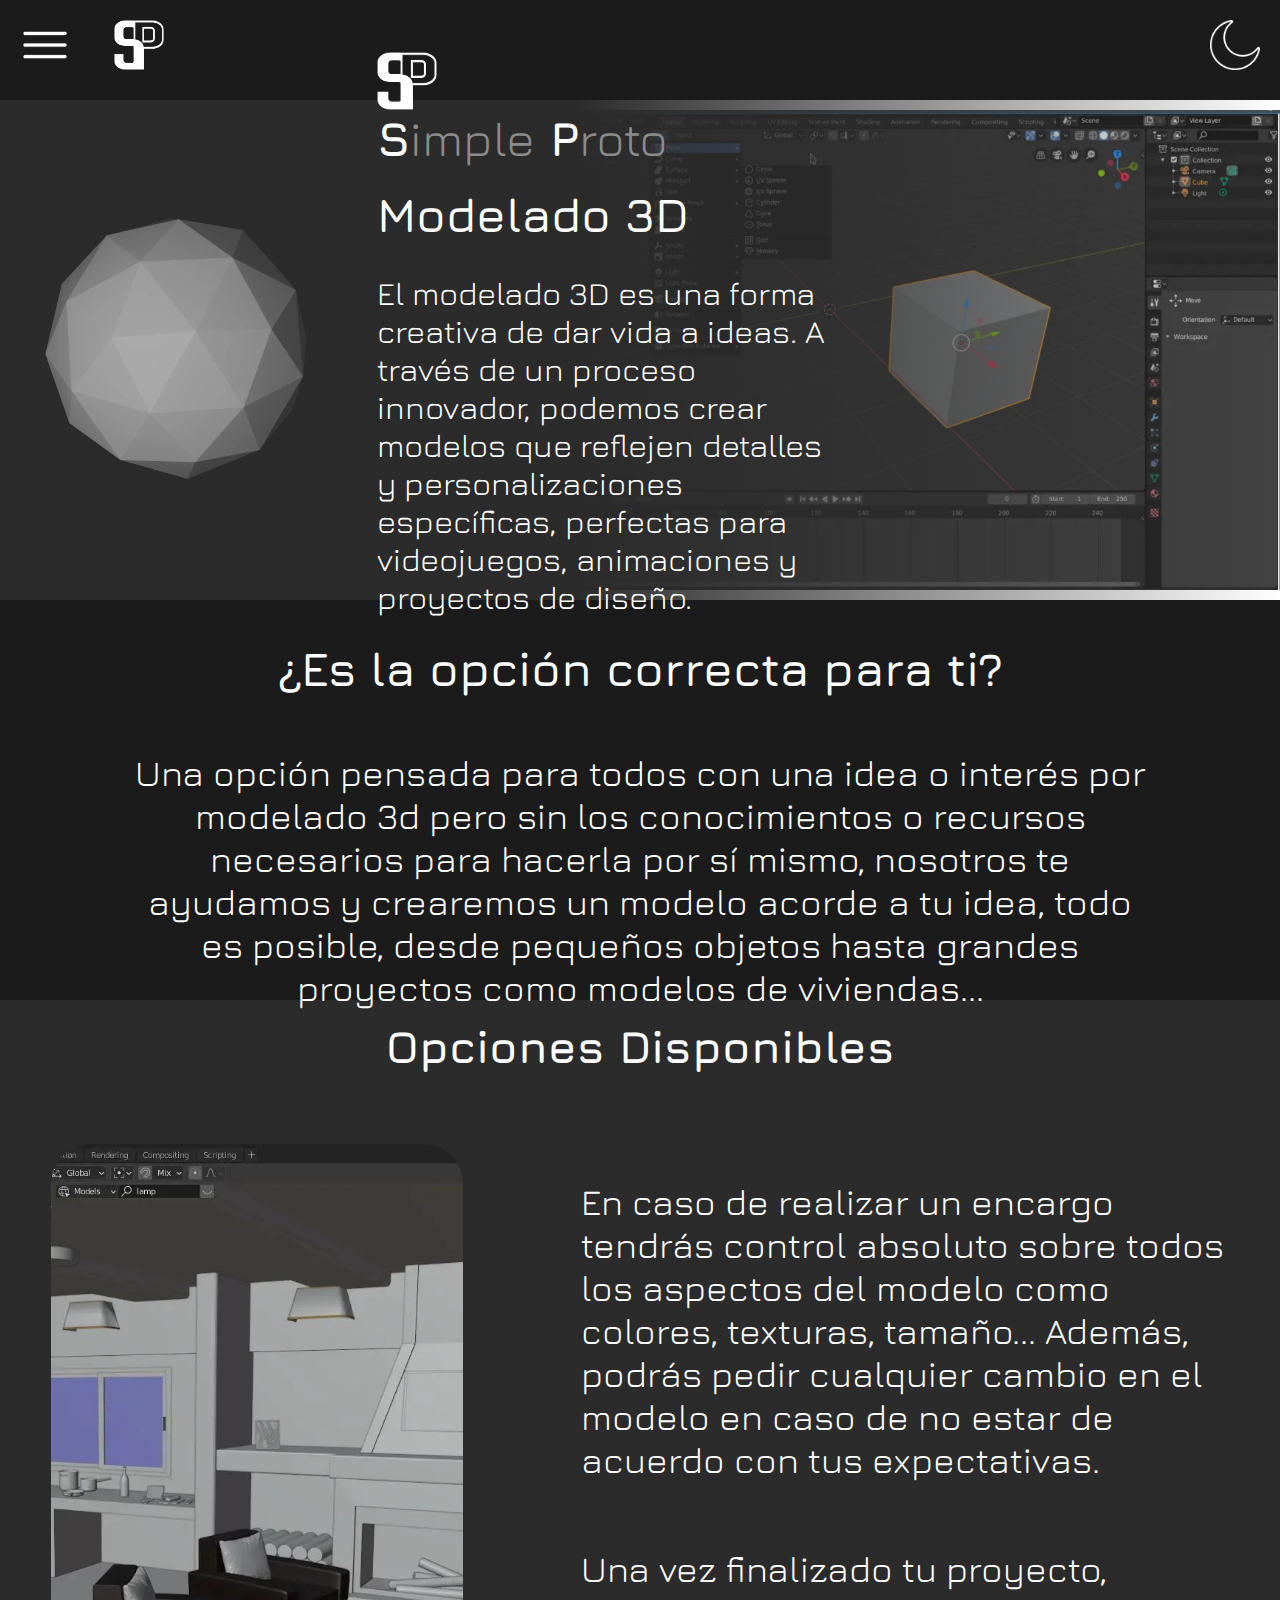
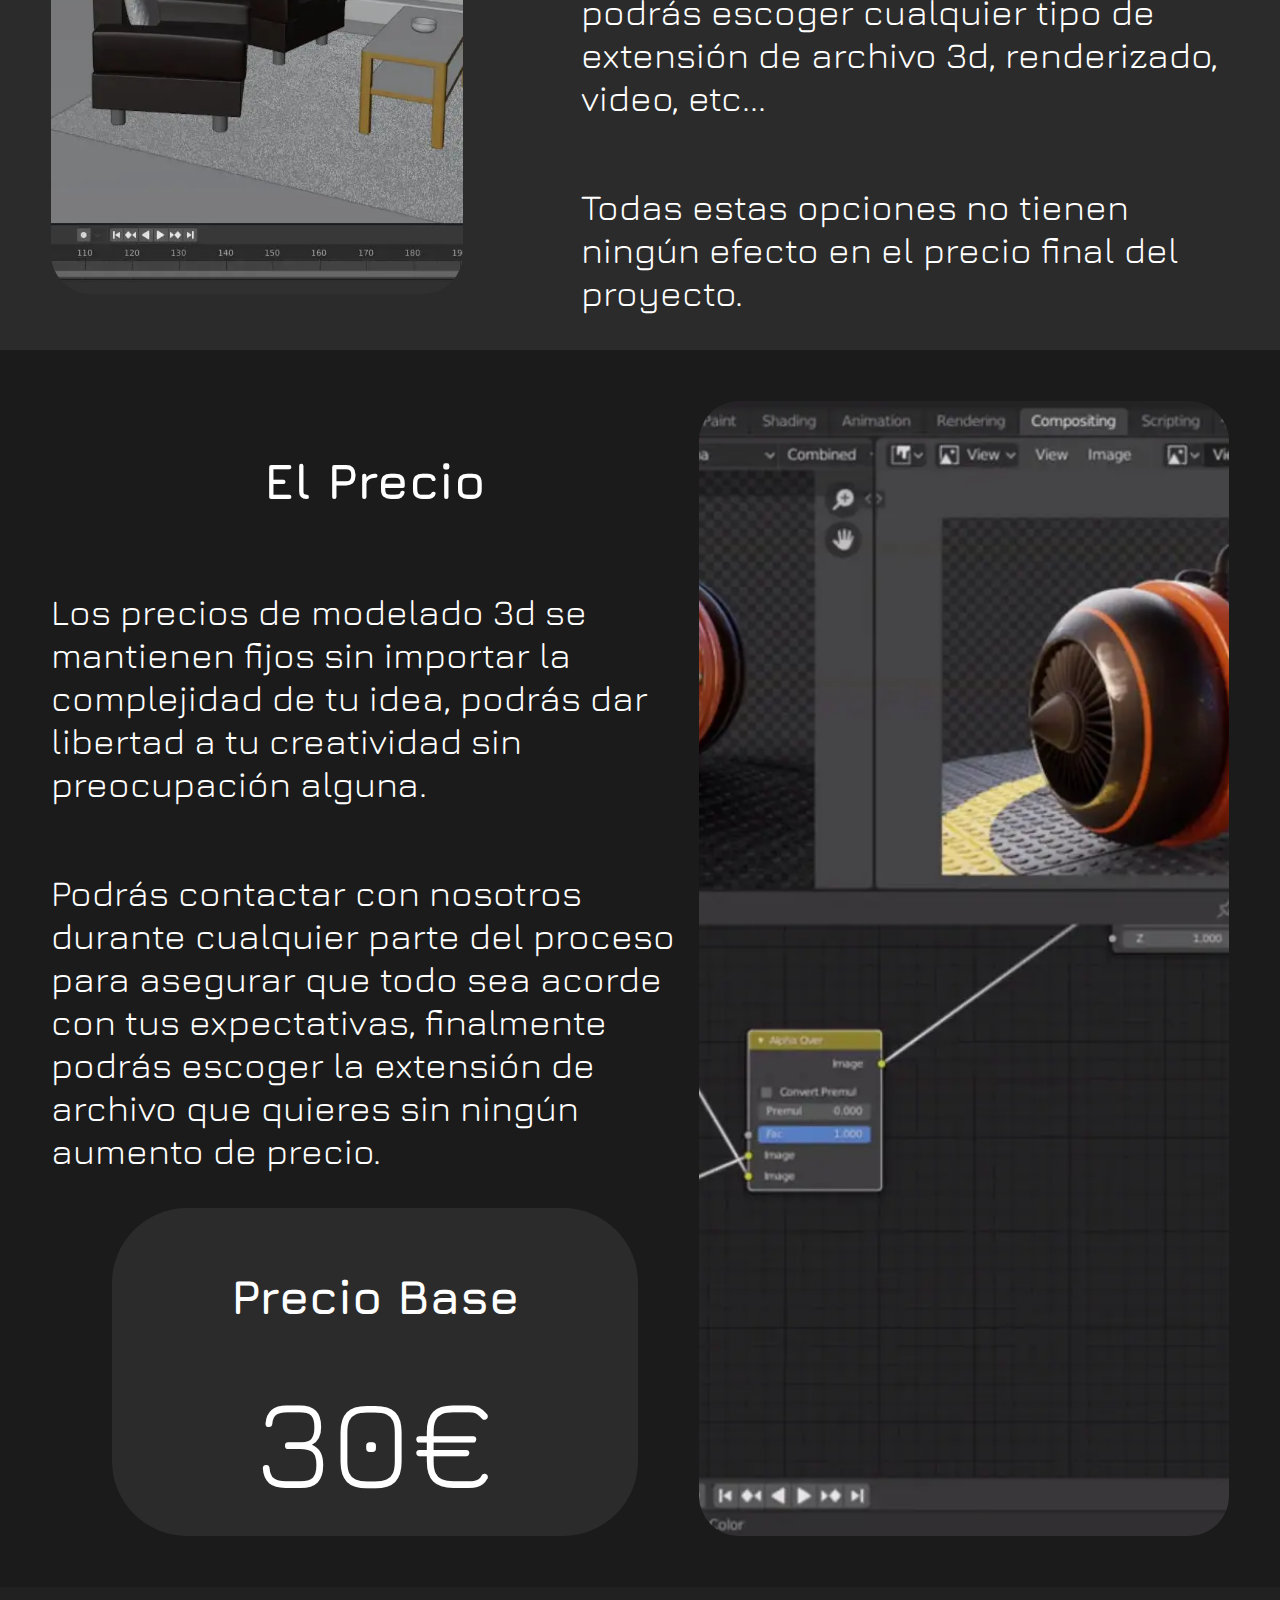
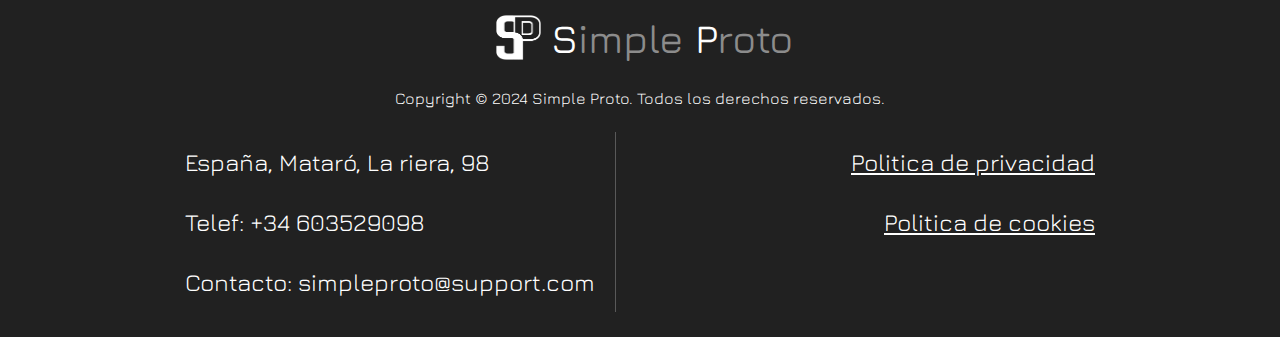
<file: modelatge3D.html>
<!DOCTYPE html>
<html lang="es">
  <head>
    <meta charset="UTF-8" />
    <meta name="viewport" content="width=device-width, initial-scale=1.0" />
    <title>Modelatge 3D</title>
    <link rel="stylesheet" href="styles/general.css" />
    <link rel="stylesheet" href="styles/modelatge3D.css" />
    <script src="script/libreria.js"></script>
    <script src="script/script.js"></script>
    <link
      rel="shortcut icon"
      href="img/logo/Logowhite.webp"
      type="image/x-icon"
    />
  </head>
  <body>
    <aside>
      <div class="flex">
        <div id="nav">
          <a href="index.html">
            <p>Pagina Principal</p>
          </a>
          <a href="serveis.html">
            <p>Servicios</p>
          </a>
          <a href="contacte.html">
            <p>Contacto</p>
          </a>
          <a href="materials.html">
            <p>Materiales</p>
          </a>
          <a href="Impressio filament.html">
            <p>Impression 3d Filamento</p>
          </a>
          <a href="ImpresioResina.html">
            <p>Impression 3d Resina</p>
          </a>
          <a href="modelatge3D.html">
            <p>Modelaje 3D</p>
          </a>
          <a href="disseny2d.html">
            <p>Diseño 2D</p>
          </a>
          <a href="nosaltres.html">
            <p>Sobre Nosotros</p>
          </a>
          <div>
            <a href="cookies.html">
              <p>Politica de Cookies</p>
            </a>
            <a href="privacitat.html">
              <p>Politica de Privacidad</p>
            </a>
          </div>
        </div>
        <div id="backgroundnav">
          <p>hola</p>
        </div>
      </div>
    </aside>
    <header>
      <div>
        <img src="img/tema/brforce.png" alt="" id="menu" />
        <img src="img/logo/Logowhite.webp" alt="logo Simple Proto" />
      </div>
      <img src="img/tema/moonwhite.webp" alt="tema oscuro" id="tema" />
    </header>
    <section>
      <article class="primer">
        <div id="fondoimg">
          <div id="fondocolor">
            <div class="row">
              <div id="img1">
                <img src="img/modelatge3d/digging.webp" alt="Disseny 3d" />
              </div>
              <div id="part1">
                <div class="slogan">
                  <img src="img/logo/Logowhite.webp" alt="logo" />
                  <h1>S<span>imple</span> P<span>roto</span></h1>
                </div>
                <h2>Modelado 3D</h2>
                <p>
                  El modelado 3D es una forma creativa de dar vida a ideas. A
                  través de un proceso innovador, podemos crear modelos que
                  reflejen detalles y personalizaciones específicas, perfectas
                  para videojuegos, animaciones y proyectos de diseño.
                </p>
              </div>
            </div>
          </div>
        </div>
      </article>
      <article>
        <div id="segon">
          <h1>¿Es la opción correcta para ti?</h1>
          <p>
            Una opción pensada para todos con una idea o interés por modelado 3d
            pero sin los conocimientos o recursos necesarios para hacerla por sí
            mismo, nosotros te ayudamos y crearemos un modelo acorde a tu idea,
            todo es posible, desde pequeños objetos hasta grandes proyectos como
            modelos de viviendas...
          </p>
        </div>
      </article>
      <article>
        <div id="tercer">
          <h1>Opciones Disponibles</h1>
          <div id="separar2">
            <div id="img2">
              <p></p>
            </div>
            <div id="text1">
              <p>
                En caso de realizar un encargo tendrás control absoluto sobre
                todos los aspectos del modelo como colores, texturas, tamaño...
                Además, podrás pedir cualquier cambio en el modelo en caso de no
                estar de acuerdo con tus expectativas.
              </p>
              <p id="textsegon">
                Una vez finalizado tu proyecto, podrás escoger cualquier tipo de
                extensión de archivo 3d, renderizado, video, etc...
              </p>
              <p id="textercer">
                Todas estas opciones no tienen ningún efecto en el precio final
                del proyecto.
              </p>
            </div>
          </div>
        </div>
      </article>
      <article>
        <div id="quart">
          <div id="separar2">
            <div id="text1">
              <p id="textprimer">El Precio</p>
              <p id="textsegon">
                Los precios de modelado 3d se mantienen fijos sin importar la
                complejidad de tu idea, podrás dar libertad a tu creatividad sin
                preocupación alguna.
              </p>
              <p id="textercer">
                Podrás contactar con nosotros durante cualquier parte del
                proceso para asegurar que todo sea acorde con tus expectativas,
                finalmente podrás escoger la extensión de archivo que quieres
                sin ningún aumento de precio.
              </p>
              <div id="precio">
                <h2>Precio Base</h2>
                <h1>30€</h1>
              </div>
            </div>
            <div id="img3">
              <p></p>
            </div>
          </div>
        </div>
      </article>
    </section>
    <footer>
      <div class="logo">
        <img src="img/logo/Logowhite.webp" alt="logo simple proto" />
        <h1>S<span>imple</span> P<span>roto</span></h1>
      </div>
      <p>Copyright © 2024 Simple Proto. Todos los derechos reservados.</p>
      <div id="footer">
        <div id="info1">
          <p>España, Mataró, La riera, 98</p>
          <p>Telef: +34 603529098</p>
          <p>Contacto: simpleproto@support.com</p>
        </div>
        <div>
          <p>Politica de privacidad</p>
          <p>Politica de cookies</p>
        </div>
      </div>
    </footer>
  </body>
</html>
</file>
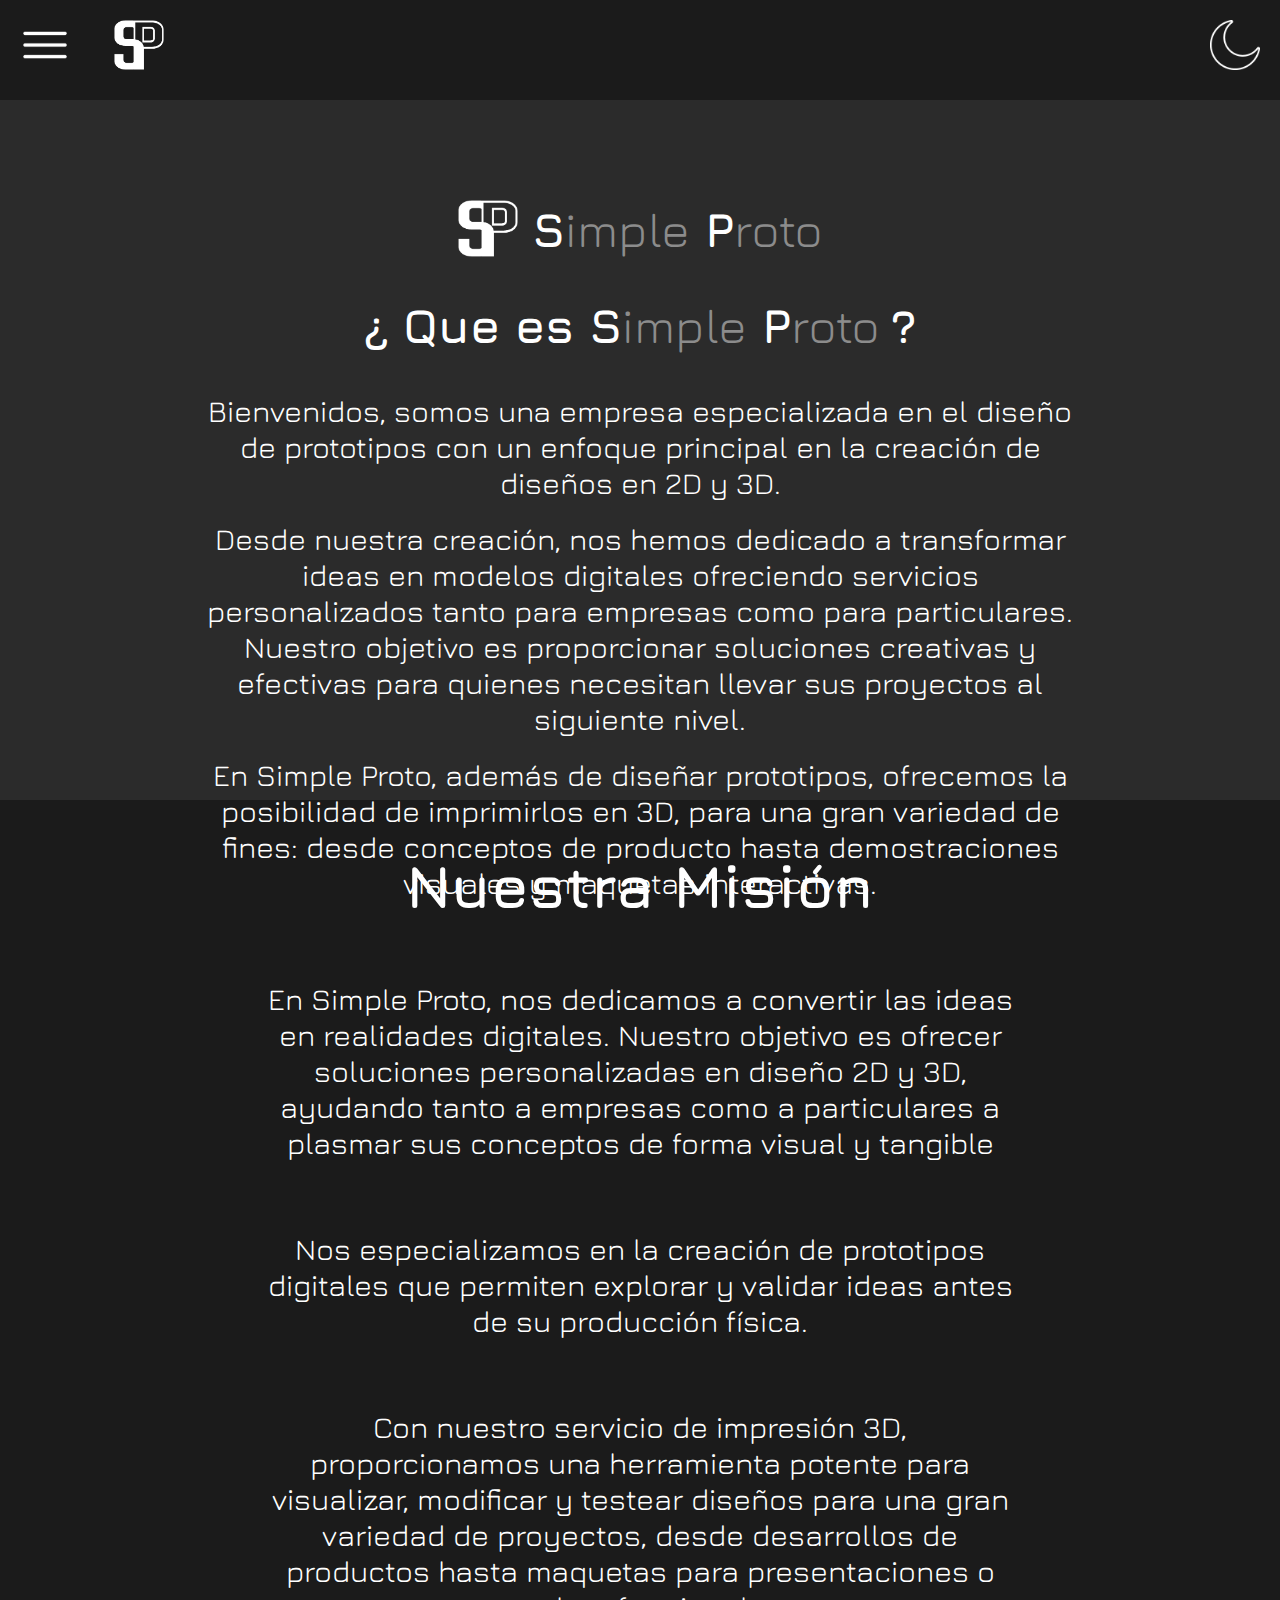
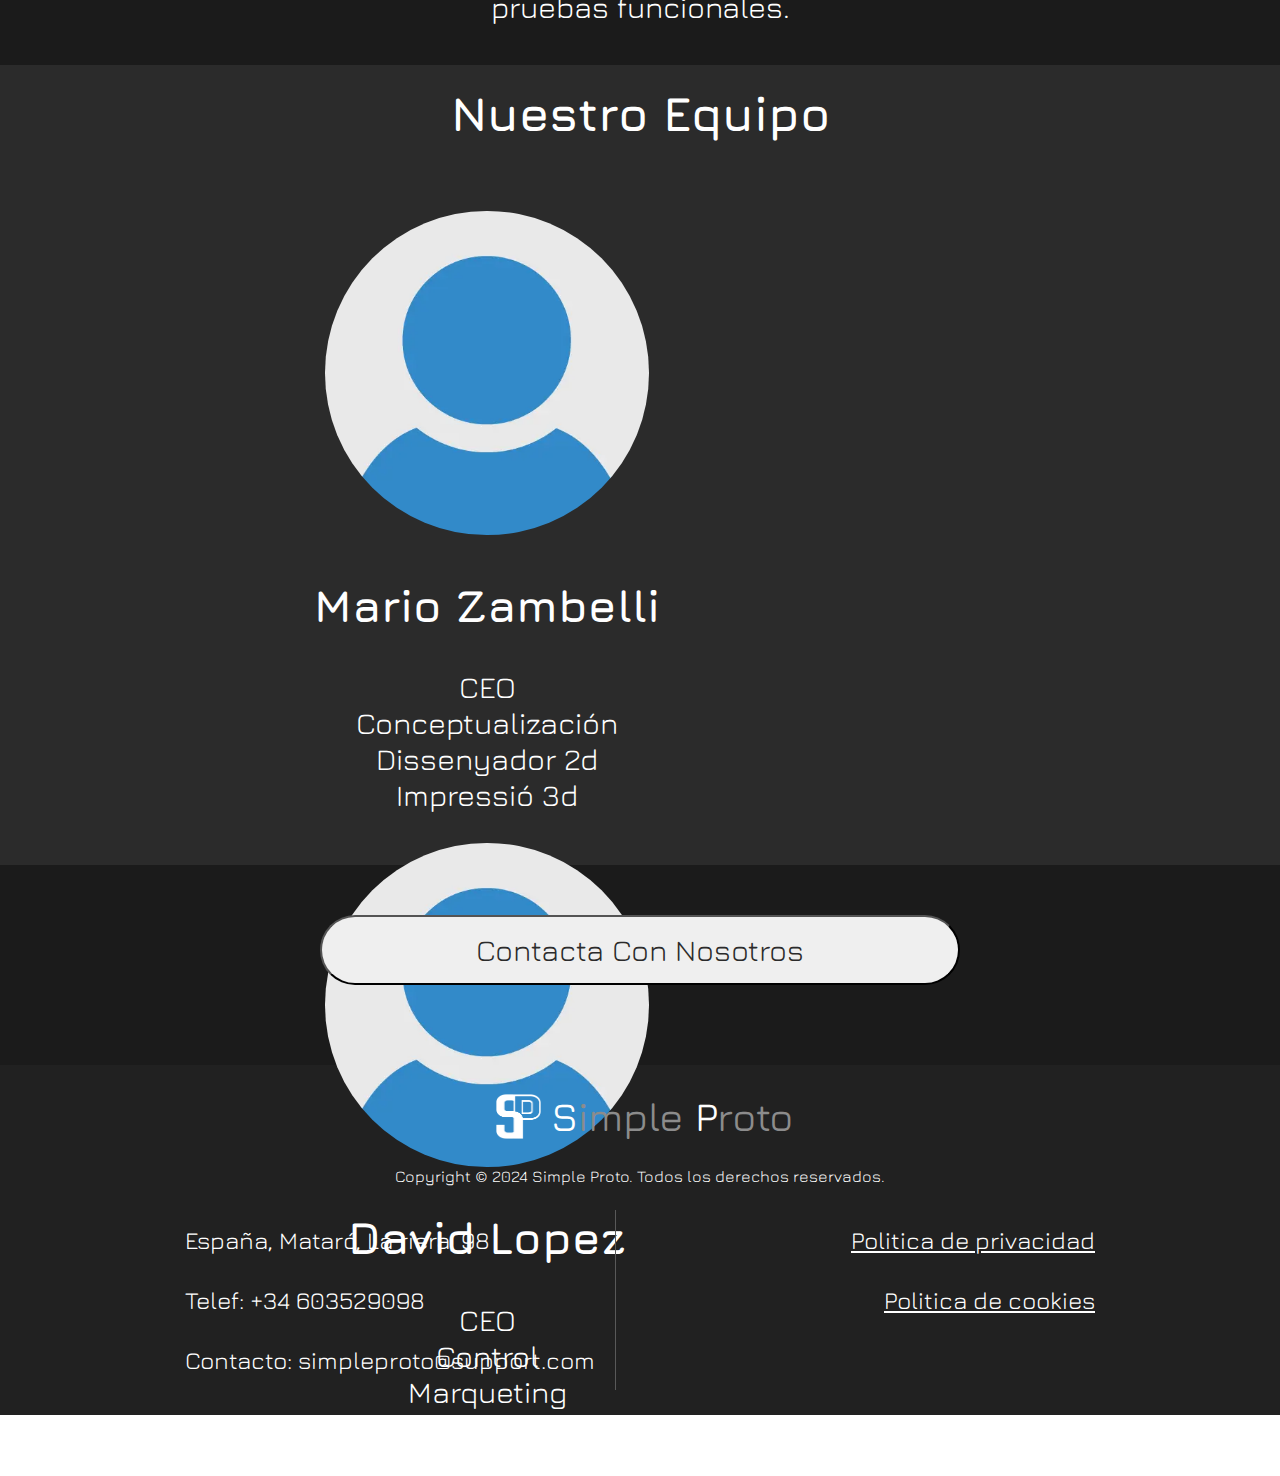
<file: nosaltres.html>
<!DOCTYPE html>
<html lang="es">
  <head>
    <meta charset="UTF-8" />
    <meta name="viewport" content="width=device-width, initial-scale=1.0" />
    <title>Sobre Nosaltres</title>
    <link rel="stylesheet" href="styles/general.css" />
    <link rel="stylesheet" href="styles/nosaltres.css" />
    <script src="script/libreria.js"></script>
    <script src="script/script.js"></script>
    <link
      rel="shortcut icon"
      href="img/logo/Logowhite.webp"
      type="image/x-icon"
    />
  </head>

  <body>
    <aside>
      <div class="flex">
        <div id="nav">
          <a href="index.html">
            <p>Pagina Principal</p>
          </a>
          <a href="serveis.html">
            <p>Servicios</p>
          </a>
          <a href="contacte.html">
            <p>Contacto</p>
          </a>
          <a href="materials.html">
            <p>Materiales</p>
          </a>
          <a href="Impressio filament.html">
            <p>Impression 3d Filamento</p>
          </a>
          <a href="ImpresioResina.html">
            <p>Impression 3d Resina</p>
          </a>
          <a href="modelatge3D.html">
            <p>Modelaje 3D</p>
          </a>
          <a href="disseny2d.html">
            <p>Diseño 2D</p>
          </a>
          <a href="nosaltres.html">
            <p>Sobre Nosotros</p>
          </a>
          <div>
            <a href="cookies.html">
              <p>Politica de Cookies</p>
            </a>
            <a href="privacitat.html">
              <p>Politica de Privacidad</p>
            </a>
          </div>
        </div>
        <div id="backgroundnav">
          <p>hola</p>
        </div>
      </div>
    </aside>
    <header>
      <div>
        <img src="img/tema/brforce.png" alt="" id="menu" />
        <img src="img/logo/Logowhite.webp" alt="logo Simple Proto" />
      </div>
      <img src="img/tema/moonwhite.webp" alt="tema oscuro" id="tema" />
    </header>
    <section id="primer">
      <div class="slogan">
        <img src="img/logo/Logowhite.webp" alt="logo" />
        <h1>S<span>imple</span> P<span>roto</span></h1>
      </div>
      <div id="inf">
        <h1>¿ Que es S<span>imple</span> P<span>roto </span>?</h1>
        <p>
          Bienvenidos, somos una empresa especializada en el diseño de
          prototipos con un enfoque principal en la creación de diseños en 2D y
          3D.
        </p>
        <p>
          Desde nuestra creación, nos hemos dedicado a transformar ideas en
          modelos digitales ofreciendo servicios personalizados tanto para
          empresas como para particulares. Nuestro objetivo es proporcionar
          soluciones creativas y efectivas para quienes necesitan llevar sus
          proyectos al siguiente nivel.
        </p>
        <p>
          En Simple Proto, además de diseñar prototipos, ofrecemos la
          posibilidad de imprimirlos en 3D, para una gran variedad de fines:
          desde conceptos de producto hasta demostraciones visuales y maquetas
          interactivas.
        </p>
      </div>
    </section>
    <section id="missio">
      <div class="dividir">
        <div id="missio1">
          <h1>Nuestra Misión</h1>
          <p id="text1">
            En Simple Proto, nos dedicamos a convertir las ideas en realidades
            digitales. Nuestro objetivo es ofrecer soluciones personalizadas en
            diseño 2D y 3D, ayudando tanto a empresas como a particulares a
            plasmar sus conceptos de forma visual y tangible
          </p>
          <p id="text2">
            Nos especializamos en la creación de prototipos digitales que
            permiten explorar y validar ideas antes de su producción física.
          </p>
          <p id="text3">
            Con nuestro servicio de impresión 3D, proporcionamos una herramienta
            potente para visualizar, modificar y testear diseños para una gran
            variedad de proyectos, desde desarrollos de productos hasta maquetas
            para presentaciones o pruebas funcionales.
          </p>
        </div>
      </div>
    </section>
    <section id="equip">
      <h1>Nuestro Equipo</h1>
      <div id="treballadors">
        <div class="treballador">
          <img src="img/nosaltres/user.webp" alt="user" />
          <h2>Mario Zambelli</h2>
          <p>
            CEO <br />
            Conceptualización <br />
            Dissenyador 2d <br />
            Impressió 3d
          </p>
        </div>
        <div class="treballador">
          <img src="img/nosaltres/user.webp" alt="user" />
          <h2>David Lopez</h2>
          <p>
            CEO <br />
            Control <br />
            Marqueting <br />
            Consultació
          </p>
        </div>
      </div>
    </section>
    <section id="contacta">
      <button id="btn1">
        <a href="contacte.html" style="color: #2b2b2b">Contacta Con Nosotros</a>
      </button>
    </section>
    <footer>
      <div class="logo">
        <img src="img/logo/Logowhite.webp" alt="logo simple proto" />
        <h1>S<span>imple</span> P<span>roto</span></h1>
      </div>
      <p>Copyright © 2024 Simple Proto. Todos los derechos reservados.</p>
      <div id="footer">
        <div id="info1">
          <p>España, Mataró, La riera, 98</p>
          <p>Telef: +34 603529098</p>
          <p>Contacto: simpleproto@support.com</p>
        </div>
        <div>
          <p>Politica de privacidad</p>
          <p>Politica de cookies</p>
        </div>
      </div>
    </footer>
  </body>
</html>
</file>
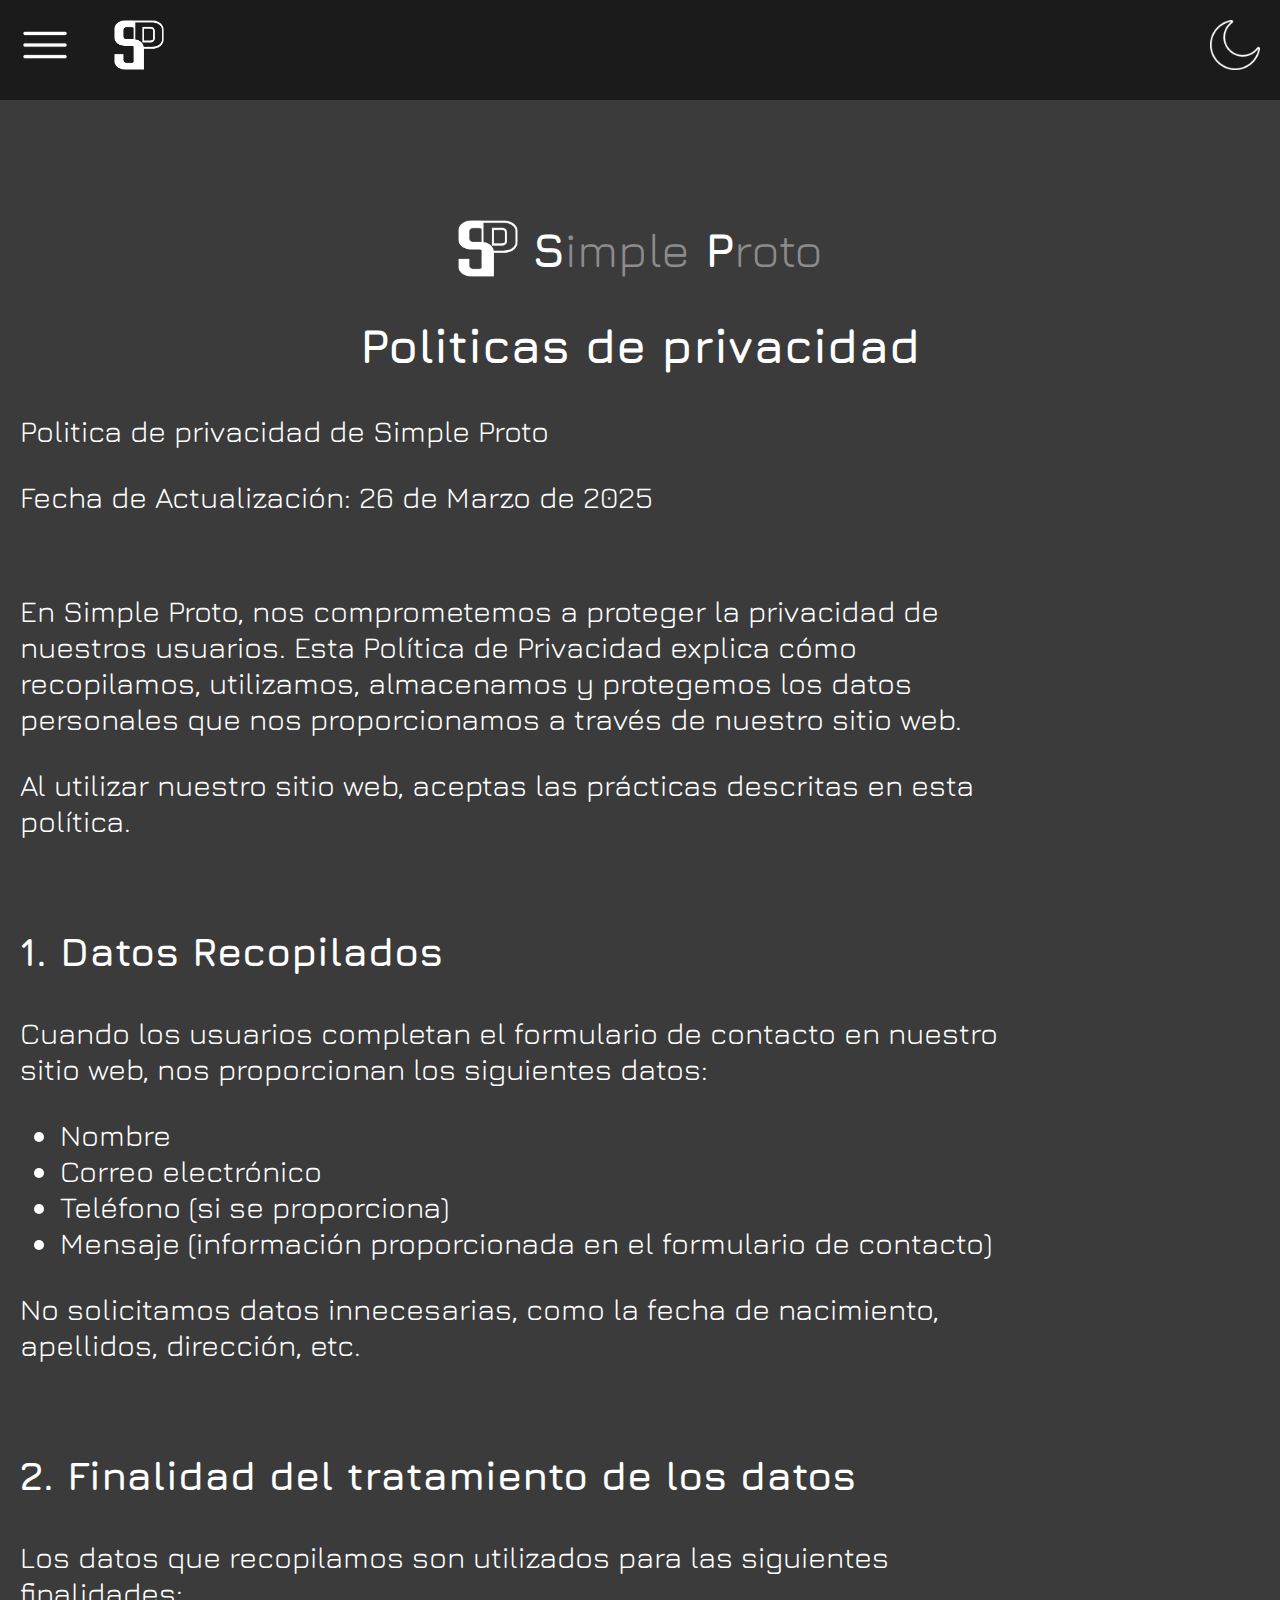
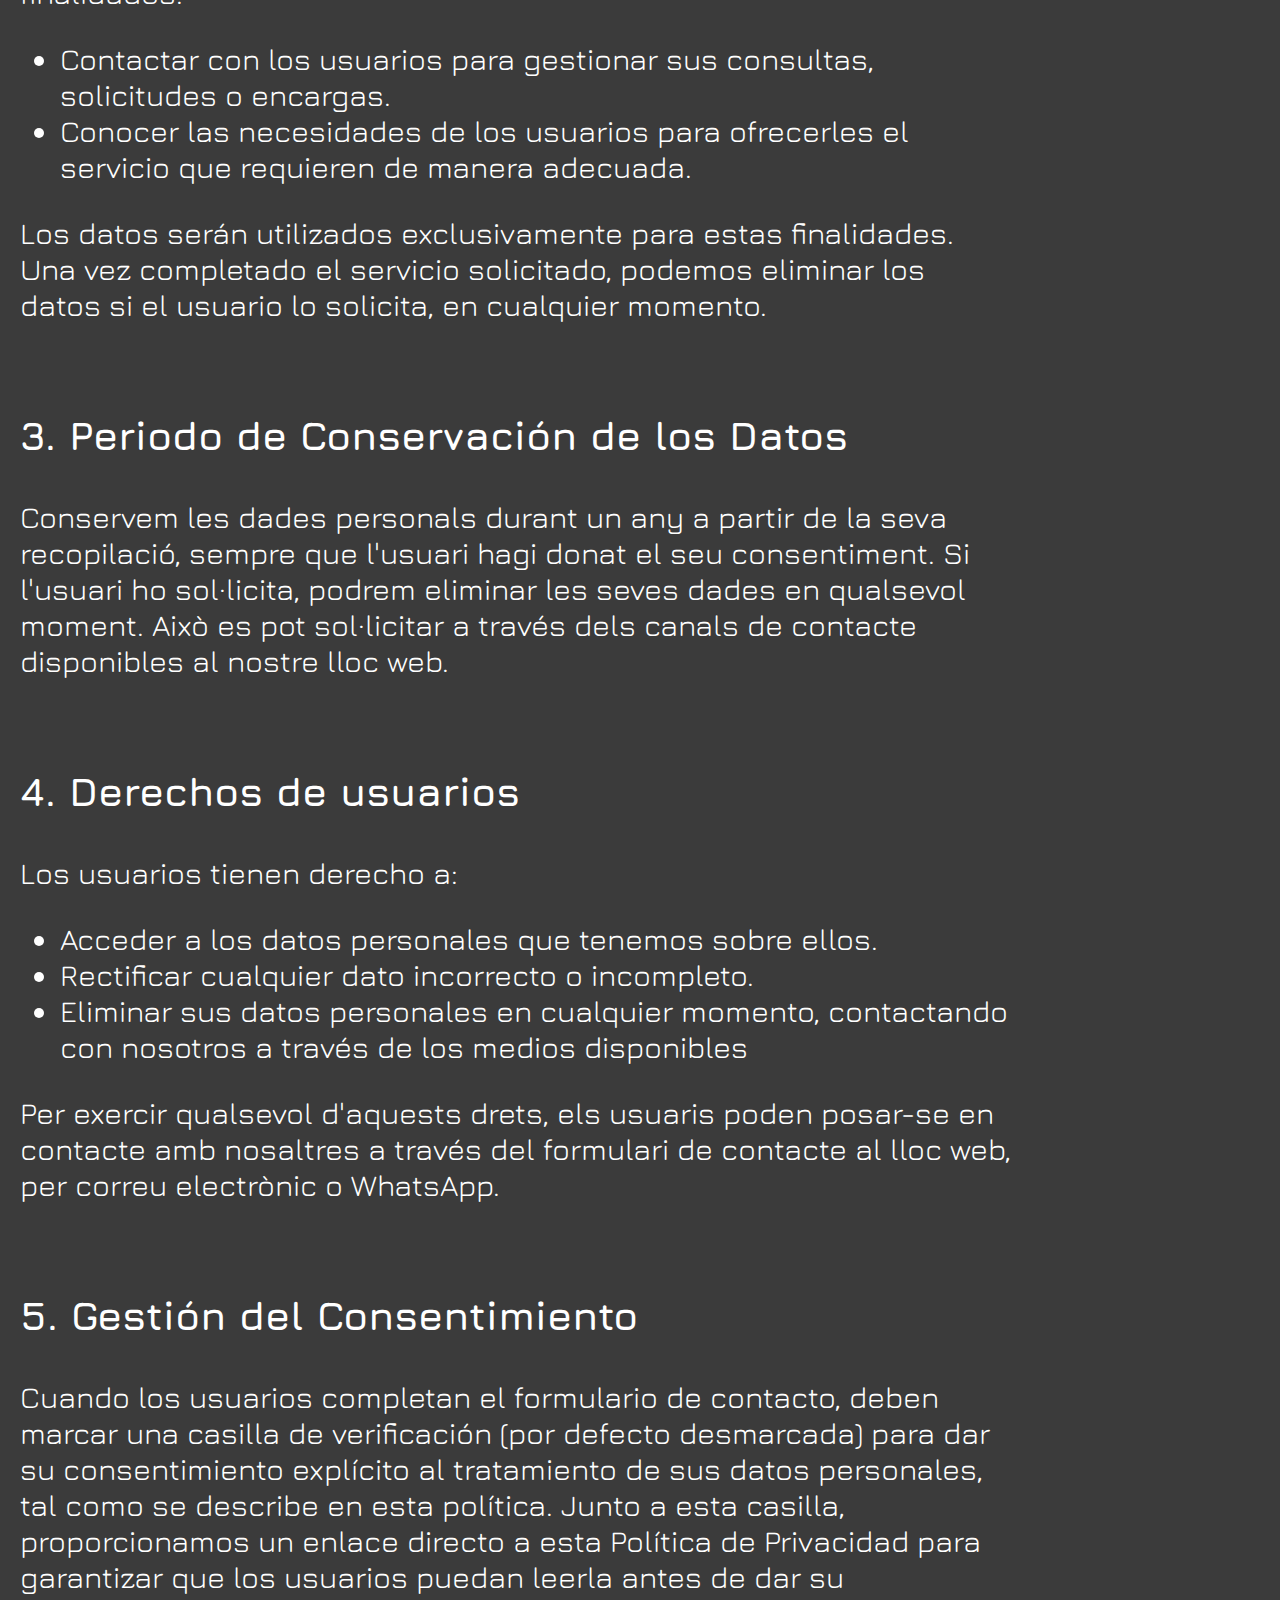
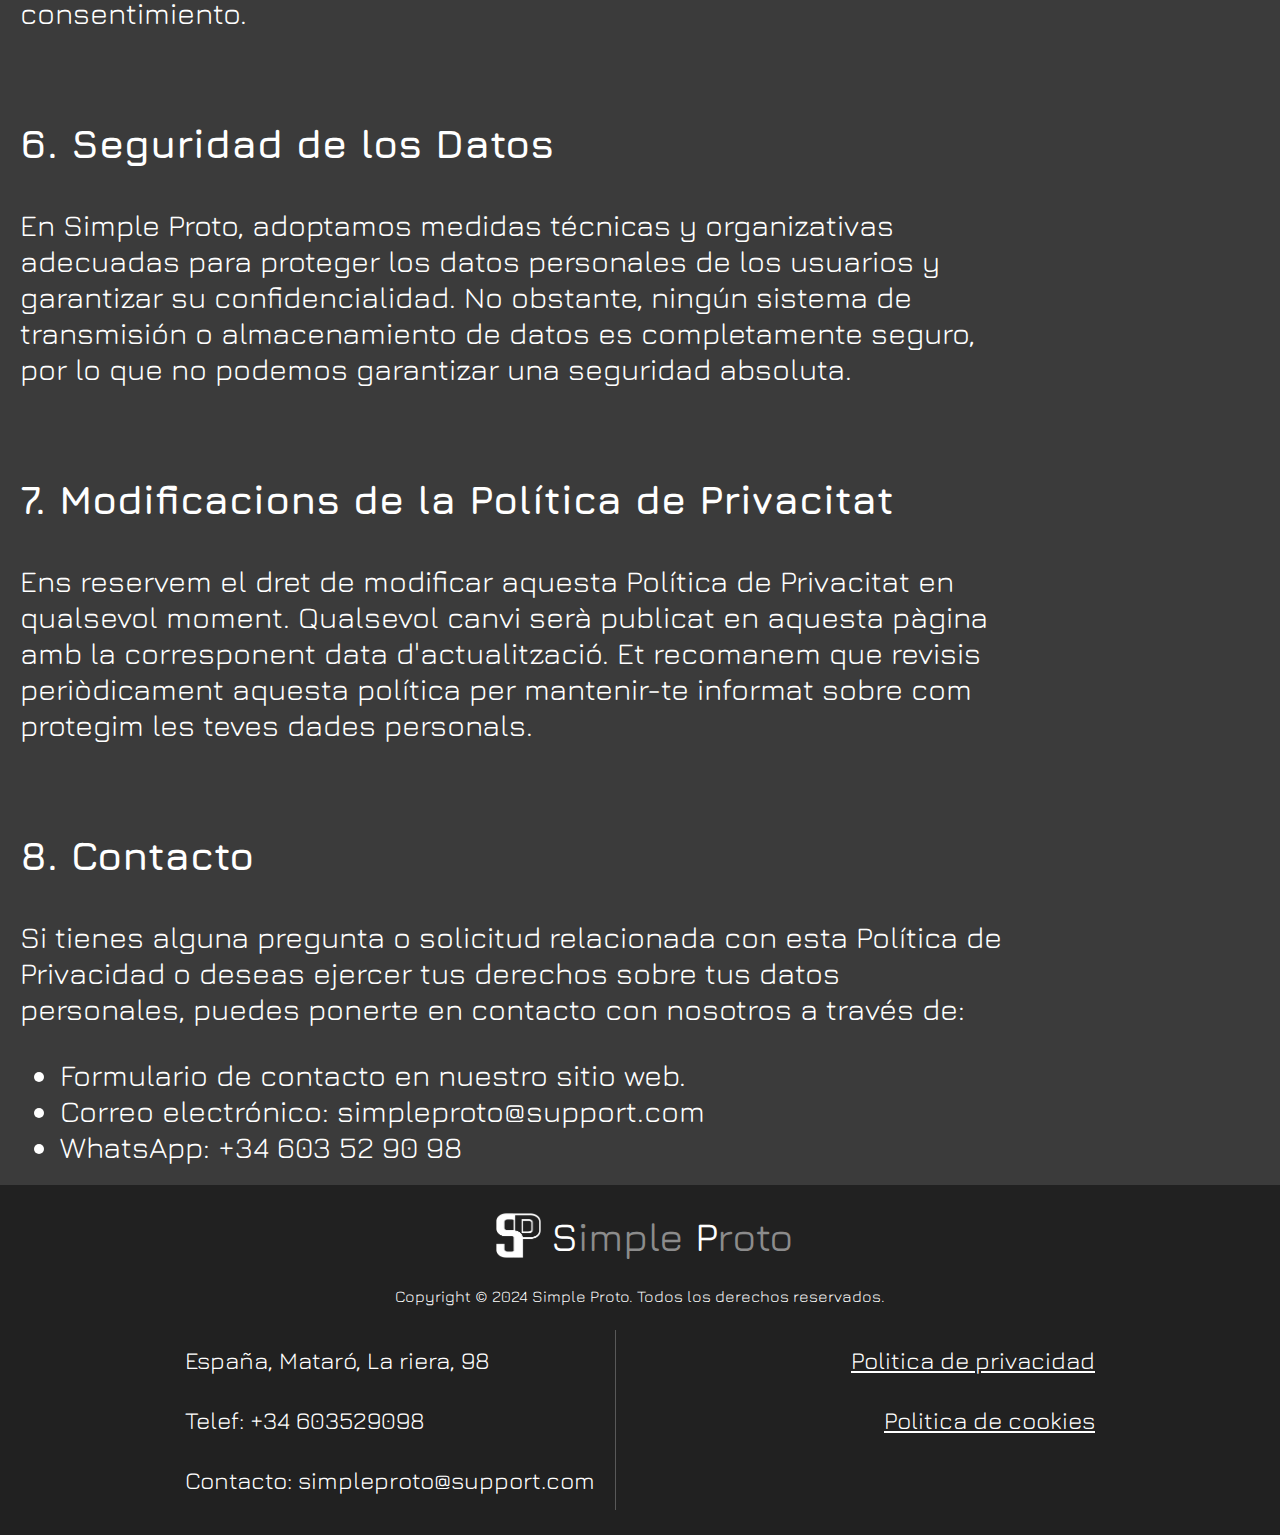
<file: privacitat.html>
<!DOCTYPE html>
<html lang="es">
  <head>
    <meta charset="UTF-8" />
    <meta name="viewport" content="width=device-width, initial-scale=1.0" />
    <title>Politicas de privacidad</title>
    <link rel="stylesheet" href="styles/general.css" />
    <link rel="stylesheet" href="styles/privacitat.css" />
    <script src="script/libreria.js"></script>
    <script src="script/script.js"></script>
    <link
      rel="shortcut icon"
      href="img/logo/Logowhite.webp"
      type="image/x-icon"
    />
  </head>
  <body>
    <aside>
      <div class="flex">
        <div id="nav">
          <a href="index.html">
            <p>Pagina Principal</p>
          </a>
          <a href="serveis.html">
            <p>Servicios</p>
          </a>
          <a href="contacte.html">
            <p>Contacto</p>
          </a>
          <a href="materials.html">
            <p>Materiales</p>
          </a>
          <a href="Impressio filament.html">
            <p>Impression 3d Filamento</p>
          </a>
          <a href="ImpresioResina.html">
            <p>Impression 3d Resina</p>
          </a>
          <a href="modelatge3D.html">
            <p>Modelaje 3D</p>
          </a>
          <a href="disseny2d.html">
            <p>Diseño 2D</p>
          </a>
          <a href="nosaltres.html">
            <p>Sobre Nosotros</p>
          </a>
          <div>
            <a href="cookies.html">
              <p>Politica de Cookies</p>
            </a>
            <a href="privacitat.html">
              <p>Politica de Privacidad</p>
            </a>
          </div>
        </div>
        <div id="backgroundnav">
          <p>hola</p>
        </div>
      </div>
    </aside>
    <header>
      <div>
        <img src="img/tema/brforce.png" alt="" id="menu" />
        <img src="img/logo/Logowhite.webp" alt="logo Simple Proto" />
      </div>
      <img src="img/tema/moonwhite.webp" alt="tema oscuro" id="tema" />
    </header>
    <section id="priv">
      <div class="slogan">
        <img src="img/logo/Logowhite.webp" alt="logo" />
        <h1>S<span>imple</span> P<span>roto</span></h1>
      </div>
      <h2>Politicas de privacidad</h2>
      <p>Politica de privacidad de Simple Proto</p>
      <p>Fecha de Actualización: 26 de Marzo de 2025</p>
      <br />
      <p>
        En Simple Proto, nos comprometemos a proteger la privacidad de nuestros
        usuarios. Esta Política de Privacidad explica cómo recopilamos,
        utilizamos, almacenamos y protegemos los datos personales que nos
        proporcionamos a través de nuestro sitio web.
      </p>
      <p>
        Al utilizar nuestro sitio web, aceptas las prácticas descritas en esta
        política.
      </p>
      <br />
      <h3>1. Datos Recopilados</h3>
      <p>
        Cuando los usuarios completan el formulario de contacto en nuestro sitio
        web, nos proporcionan los siguientes datos:
      </p>
      <ul>
        <li>Nombre</li>
        <li>Correo electrónico</li>
        <li>Teléfono (si se proporciona)</li>
        <li>
          Mensaje (información proporcionada en el formulario de contacto)
        </li>
      </ul>
      <p>
        No solicitamos datos innecesarias, como la fecha de nacimiento,
        apellidos, dirección, etc.
      </p>
      <br />
      <h3>2. Finalidad del tratamiento de los datos</h3>
      <p>
        Los datos que recopilamos son utilizados para las siguientes
        finalidades:
      </p>
      <ul>
        <li>
          Contactar con los usuarios para gestionar sus consultas, solicitudes o
          encargas.
        </li>
        <li>
          Conocer las necesidades de los usuarios para ofrecerles el servicio
          que requieren de manera adecuada.
        </li>
      </ul>
      <p>
        Los datos serán utilizados exclusivamente para estas finalidades. Una
        vez completado el servicio solicitado, podemos eliminar los datos si el
        usuario lo solicita, en cualquier momento.
      </p>
      <br />
      <h3>3. Periodo de Conservación de los Datos</h3>
      <p>
        Conservem les dades personals durant un any a partir de la seva
        recopilació, sempre que l'usuari hagi donat el seu consentiment. Si
        l'usuari ho sol·licita, podrem eliminar les seves dades en qualsevol
        moment. Això es pot sol·licitar a través dels canals de contacte
        disponibles al nostre lloc web.
      </p>
      <br />
      <h3>4. Derechos de usuarios</h3>
      <p>Los usuarios tienen derecho a:</p>
      <ul>
        <li>Acceder a los datos personales que tenemos sobre ellos.</li>
        <li>Rectificar cualquier dato incorrecto o incompleto.</li>
        <li>
          Eliminar sus datos personales en cualquier momento, contactando con
          nosotros a través de los medios disponibles
        </li>
      </ul>
      <p>
        Per exercir qualsevol d'aquests drets, els usuaris poden posar-se en
        contacte amb nosaltres a través del formulari de contacte al lloc web,
        per correu electrònic o WhatsApp.
      </p>
      <br />
      <h3>5. Gestión del Consentimiento</h3>
      <p>
        Cuando los usuarios completan el formulario de contacto, deben marcar
        una casilla de verificación (por defecto desmarcada) para dar su
        consentimiento explícito al tratamiento de sus datos personales, tal
        como se describe en esta política. Junto a esta casilla, proporcionamos
        un enlace directo a esta Política de Privacidad para garantizar que los
        usuarios puedan leerla antes de dar su consentimiento.
      </p>
      <br />
      <h3>6. Seguridad de los Datos</h3>
      <p>
        En Simple Proto, adoptamos medidas técnicas y organizativas adecuadas
        para proteger los datos personales de los usuarios y garantizar su
        confidencialidad. No obstante, ningún sistema de transmisión o
        almacenamiento de datos es completamente seguro, por lo que no podemos
        garantizar una seguridad absoluta.
      </p>
      <br />
      <h3>7. Modificacions de la Política de Privacitat</h3>
      <p>
        Ens reservem el dret de modificar aquesta Política de Privacitat en
        qualsevol moment. Qualsevol canvi serà publicat en aquesta pàgina amb la
        corresponent data d'actualització. Et recomanem que revisis
        periòdicament aquesta política per mantenir-te informat sobre com
        protegim les teves dades personals.
      </p>
      <br />
      <h3>8. Contacto</h3>
      <p>
        Si tienes alguna pregunta o solicitud relacionada con esta Política de
        Privacidad o deseas ejercer tus derechos sobre tus datos personales,
        puedes ponerte en contacto con nosotros a través de:
      </p>
      <ul id="llista2">
        <li>Formulario de contacto en nuestro sitio web.</li>
        <li>Correo electrónico: simpleproto@support.com</li>
        <li>WhatsApp: +34 603 52 90 98</li>
      </ul>
    </section>
    <footer>
      <div class="logo">
        <img src="img/logo/Logowhite.webp" alt="logo simple proto" />
        <h1>S<span>imple</span> P<span>roto</span></h1>
      </div>
      <p>Copyright © 2024 Simple Proto. Todos los derechos reservados.</p>
      <div id="footer">
        <div id="info1">
          <p>España, Mataró, La riera, 98</p>
          <p>Telef: +34 603529098</p>
          <p>Contacto: simpleproto@support.com</p>
        </div>
        <div>
          <p>Politica de privacidad</p>
          <p>Politica de cookies</p>
        </div>
      </div>
    </footer>
  </body>
</html>
</file>
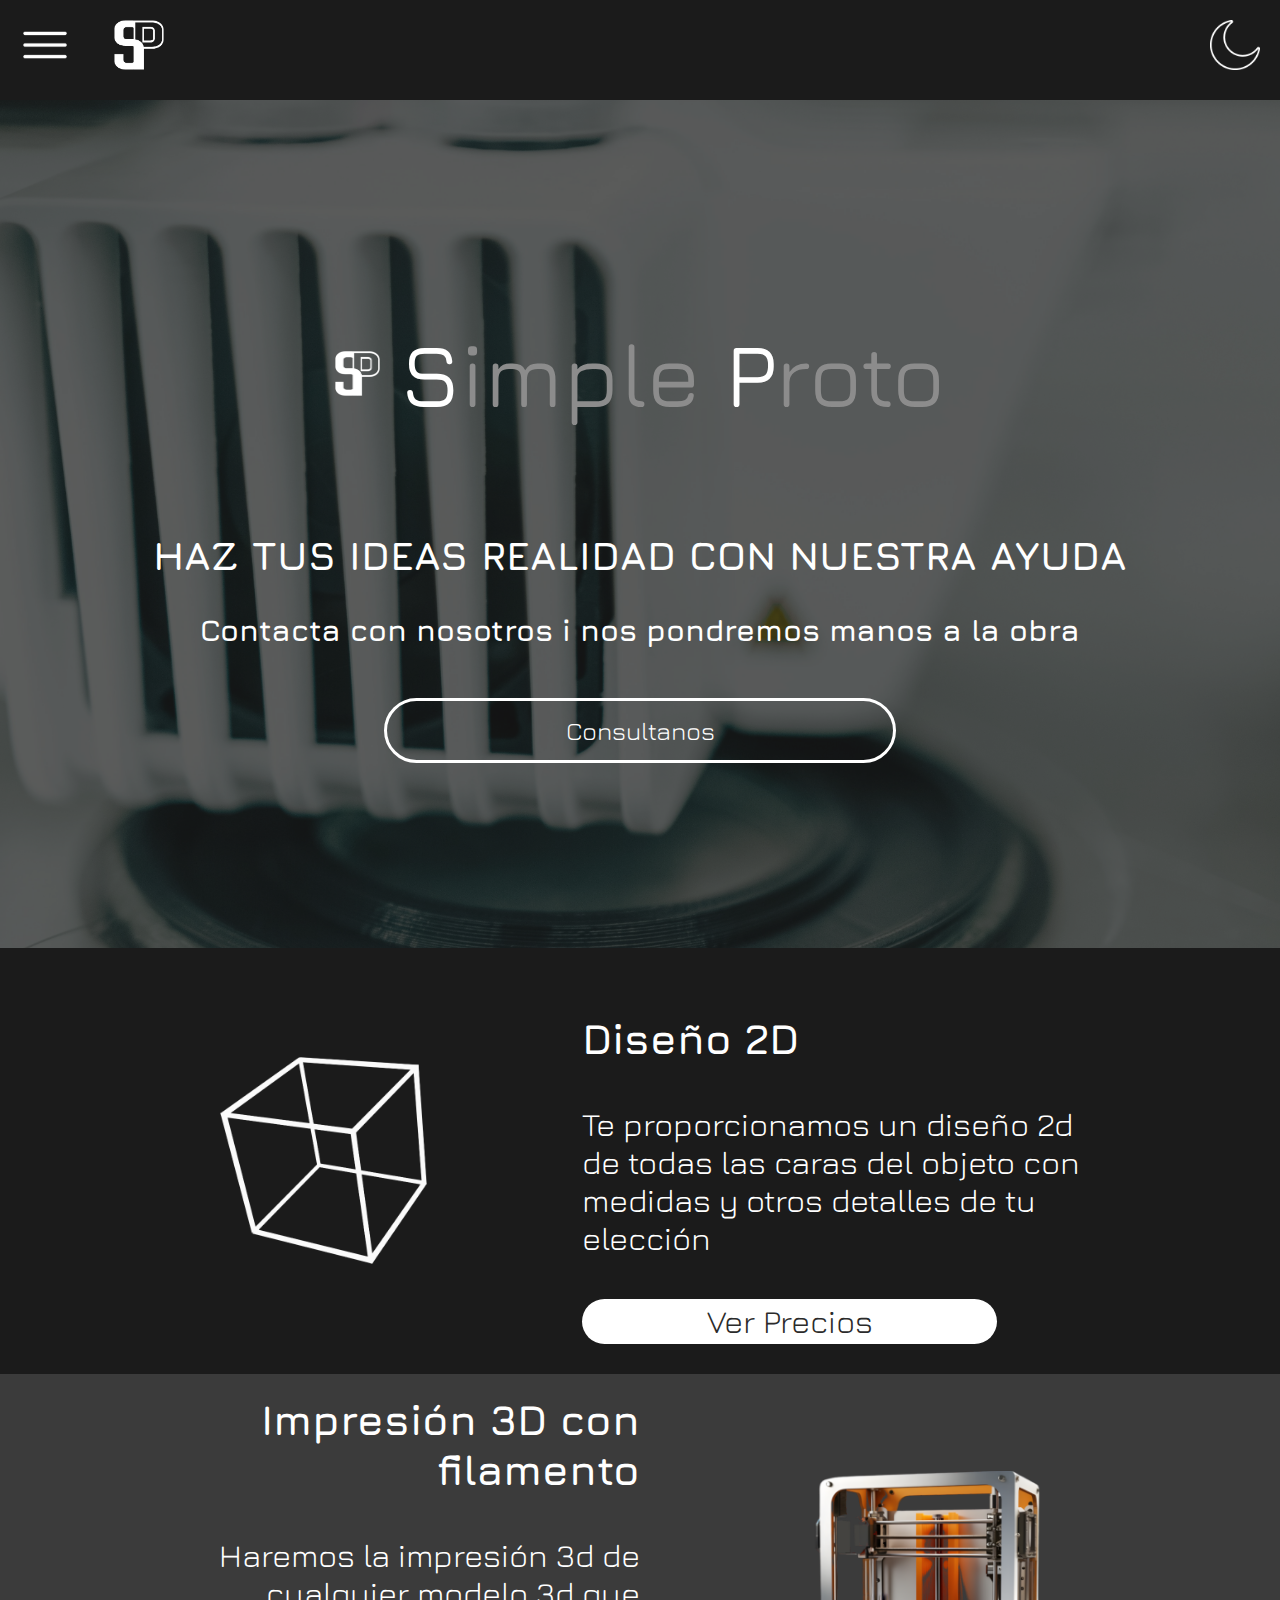
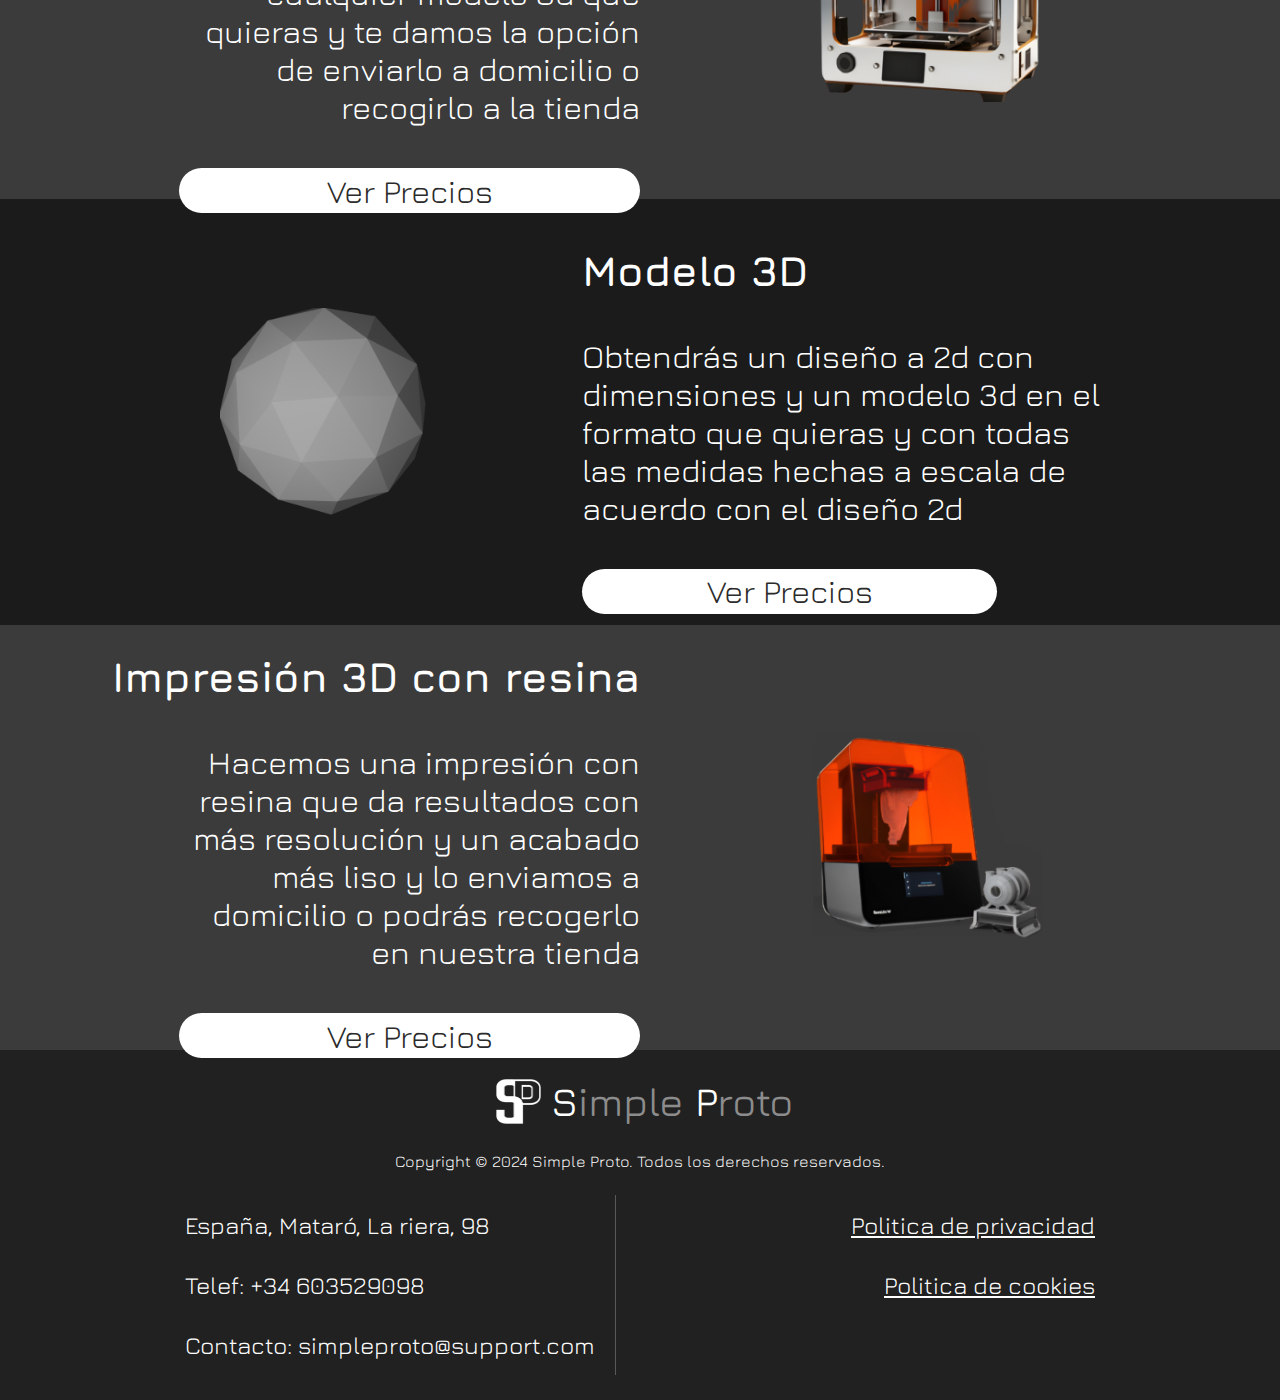
<file: serveis.html>
<!DOCTYPE html>
<html lang="es">
  <head>
    <meta charset="UTF-8" />
    <meta name="viewport" content="width=device-width, initial-scale=1.0" />
    <title>Serveis</title>
    <link rel="stylesheet" href="styles/general.css" />
    <link rel="stylesheet" href="styles/serveis.css" />
    <script src="script/libreria.js"></script>
    <script src="script/script.js"></script>
    <link
      rel="shortcut icon"
      href="img/logo/Logowhite.webp"
      type="image/x-icon"
    />
  </head>
  <body>
    <aside>
      <div class="flex">
        <div id="nav">
          <a href="index.html">
            <p>Pagina Principal</p>
          </a>
          <a href="serveis.html">
            <p>Servicios</p>
          </a>
          <a href="contacte.html">
            <p>Contacto</p>
          </a>
          <a href="materials.html">
            <p>Materiales</p>
          </a>
          <a href="Impressio filament.html">
            <p>Impression 3d Filamento</p>
          </a>
          <a href="ImpresioResina.html">
            <p>Impression 3d Resina</p>
          </a>
          <a href="modelatge3D.html">
            <p>Modelaje 3D</p>
          </a>
          <a href="disseny2d.html">
            <p>Diseño 2D</p>
          </a>
          <a href="nosaltres.html">
            <p>Sobre Nosotros</p>
          </a>
          <div>
            <a href="cookies.html">
              <p>Politica de Cookies</p>
            </a>
            <a href="privacitat.html">
              <p>Politica de Privacidad</p>
            </a>
          </div>
        </div>
        <div id="backgroundnav">
          <p>hola</p>
        </div>
      </div>
    </aside>
    <div id="banner">
      <header>
        <div>
          <img src="img/tema/brforce.png" alt="" id="menu" />
          <img src="img/logo/Logowhite.webp" alt="logo Simple Proto" />
        </div>
        <img src="img/tema/moonwhite.webp" alt="tema oscuro" id="tema" />
      </header>
      <article id="primer">
        <div id="oscur">
          <div class="logo">
            <img src="img/logo/Logowhite.webp" alt="logo simple proto" />
            <h1>S<span>imple</span> P<span>roto</span></h1>
          </div>
          <div id="principal">
            <h2>HAZ TUS IDEAS REALIDAD CON NUESTRA AYUDA</h2>
            <h3>Contacta con nosotros i nos pondremos manos a la obra</h3>
            <span>
              <button id="btn2"><a href="contacte.html">Consultanos</a></button>
            </span>
          </div>
        </div>
      </article>
    </div>
    <section>
      <article>
        <div class="separar1">
          <div class="images">
            <img src="img/index/2d500x500.png" alt="Disseny 2D" />
          </div>
          <div class="text">
            <h2>Diseño 2D</h2>
            <p>
              Te proporcionamos un diseño 2d de todas las caras del objeto con
              medidas y otros detalles de tu elección
            </p>
            <button id="btn1">
              <a href="disseny2d.html" style="color: #2b2b2b">Ver Precios</a>
            </button>
          </div>
        </div>
        <div class="separar2">
          <div class="text2">
            <h2>Impresión 3D con filamento</h2>
            <p>
              Haremos la impresión 3d de cualquier modelo 3d que quieras y te
              damos la opción de enviarlo a domicilio o recogirlo a la tienda
            </p>
            <button id="btn1">
              <a href="Impressio filament.html" style="color: #2b2b2b"
                >Ver Precios</a
              >
            </button>
          </div>
          <div id="imag2" class="images">
            <img
              src="img/index/filament500x500.png"
              alt="Impresión 3D con filamento"
            />
          </div>
        </div>
        <div class="separar1">
          <div class="images">
            <img src="img/index/3d500x500.png" alt="Modelo 3D" />
          </div>
          <div class="text">
            <h2>Modelo 3D</h2>
            <p>
              Obtendrás un diseño a 2d con dimensiones y un modelo 3d en el
              formato que quieras y con todas las medidas hechas a escala de
              acuerdo con el diseño 2d
            </p>
            <button id="btn1">
              <a href="modelatge3D.html" style="color: #2b2b2b">Ver Precios</a>
            </button>
          </div>
        </div>
        <div class="separar2">
          <div class="text2">
            <h2>Impresión 3D con resina</h2>
            <p>
              Hacemos una impresión con resina que da resultados con más
              resolución y un acabado más liso y lo enviamos a domicilio o
              podrás recogerlo en nuestra tienda
            </p>
            <button id="btn1">
              <a href="ImpresioResina.html" style="color: #2b2b2b"
                >Ver Precios</a
              >
            </button>
          </div>
          <div id="imag3" class="images">
            <img
              src="img/index/resina500x500.png"
              alt="Impresión 3D con resina"
            />
          </div>
        </div>
      </article>
    </section>
    <footer>
      <div class="logo">
        <img src="img/logo/Logowhite.webp" alt="logo simple proto" />
        <h1>S<span>imple</span> P<span>roto</span></h1>
      </div>
      <p>Copyright © 2024 Simple Proto. Todos los derechos reservados.</p>
      <div id="footer">
        <div id="info1">
          <p>España, Mataró, La riera, 98</p>
          <p>Telef: +34 603529098</p>
          <p>Contacto: simpleproto@support.com</p>
        </div>
        <div>
          <p>Politica de privacidad</p>
          <p>Politica de cookies</p>
        </div>
      </div>
    </footer>
  </body>
</html>
</file>
<file: styles/general.css>
@import url("https://fonts.googleapis.com/css2?family=Jura:wght@300..700&display=swap");
body {
  color: white;
  margin: 0;
}

a {
  color: white;
  text-decoration: none;
}

.flex {
  display: flex;
  flex-wrap: wrap;
  justify-content: center;
}

/* menu */
body aside div.flex {
  flex-direction: row;
  flex-wrap: nowrap;
  height: 100%;
  width: 100%;
}
body aside div #nav {
  background-color: #2b2b2b;
  width: 33.3333%;
  text-align: center;
}
body aside div #backgroundnav {
  width: 66.6666%;
  background-color: #21212138;
}
body aside div #backgroundnav p {
  color: #ffffff00;
}
body aside div #nav p {
  padding: 6.4% 10%;
  margin: 0;
  font-size: 120%;
  border: solid 1px #595959;
}
body aside div #nav a {
  text-decoration: none;
  color: white;
}
body aside div #nav div {
  display: flex;
}
body aside div #nav div a {
  width: 50%;
}
body aside {
  height: 100vh;
  width: 100%;
  position: fixed;
  overflow: -moz-hidden-unscrollable;
  display: none;
}
body aside {
  -ms-overflow-style: none; /* Internet Explorer 10+ */
  scrollbar-width: none; /* Firefox */
}
body aside::-webkit-scrollbar {
  display: none; /* Safari and Chrome */
}
/* Body */

header {
  background-color: #1b1b1b;
  height: 100px;
  display: flex;
  justify-content: space-between;
}
header img {
  width: 50px;
  height: 50px;
  padding: 20px;
}
#banner #primer {
  height: 100%;
}
article#primer {
  background-image: url(../img/fondos/fondo\ seccion1.webp);
  background-position: center;
  background-size: cover;
}
#oscur {
  background-color: rgba(27, 27, 27, 0.7);
  height: 100%;
  padding: 150px 0;
}
.logo {
  display: flex;
  text-align: center;
  justify-content: center;
  align-items: center;
  font-size: 45px;
}
#btn2 {
  color: white;
}
.logo h1 {
  padding: 10px;
  font-weight: 500;
}
.logo img {
  width: 45px;
  height: 45px;
  padding: 10px;
}
.logo span {
  color: #8c8c8c;
}
#principal {
  text-align: center;
  padding-bottom: 20px;
}
#principal h2 {
  font-size: 40px;
}
#principal h3 {
  font-size: 30px;
}
#principal span {
  margin-top: 50px;
}
#principal span {
  display: flex;
  flex-direction: column;
}
#principal span button#btn1 {
  padding: 15px;
  border-radius: 40px;
  width: 40%;
  text-align: center;
  background-color: white;
  font-size: 20px;
  margin: 10px;
  margin: 0 auto 15px;
  font-size: 25px;
  border: none;
}
#principal span button#btn2 {
  padding: 15px;
  border-radius: 40px;
  width: 40%;
  text-align: center;
  background-color: transparent;
  font-size: 20px;
  margin: 10px;
  margin: 0 auto 15px;
  font-size: 25px;
  border: 3px solid white;
}
footer {
  background-color: #212121;
}
footer .logo h1 {
  font-size: 40px;
  padding: 0;
}
footer p {
  margin: 0;
  text-align: center;
}
#footer {
  display: flex;
  margin: 0 auto;
  width: 75%;
}
#footer div {
  width: 50%;
  margin: 25px;
}
#footer div p {
  font-size: 150%;
  line-height: 60px;
}
#footer div p {
  text-align: right;
  text-decoration: underline;
}
#footer div#info1 p {
  text-align: left;
  text-decoration: none;
}
#info1 {
  border-right: solid 1px #595959;
}

/* Cambio de tema */

.temaclaro {
  transition: all 0.5s;
  color: #1b1b1b !important;
  background-color: #ffffff !important;
}
.temaclaro2,
.temaclaro2 h1 {
  transition: all 0.5s;
  color: #1b1b1b !important;
  background-color: #f0f0f0 !important;
}
.temaclaroinner {
  background-color: #ffffff !important;
}
.temaclaroinner2 {
  background-color: #f0f0f0 !important;
}
.temaclaroimg {
  background-color: rgba(199, 199, 199, 0.582) !important;
}
.temaclarospan span {
  color: #3b3b3b;
}
.temaclarobotones {
  color: white;
  background-color: #2b2b2b !important;
}
.temaclarobotones2 {
  color: #212121 !important;
  border-color: #212121 !important;
}
.temaclarobotones a {
  color: white !important;
}
.temaclarobotones2 a {
  color: #212121 !important;
}

/* MEDIA SCREEN TABLET */

@media screen and (max-width: 1024px) and (max-height: 883px) {
  body {
    font-size: 90%;
  }

  header {
    height: 80px;
    padding: 0 15px;
    display: flex;
    justify-content: space-between;
    align-items: center;
  }

  header img {
    width: 40px;
    height: 40px;
    padding: 0;
  }

  .logo {
    font-size: 28px;
    flex-direction: row;
    gap: 10px;
  }

  .logo h1 {
    font-size: 28px;
    padding: 0;
  }

  #principal h2 {
    font-size: 28px;
    margin: 10px;
  }

  #principal h3 {
    font-size: 20px;
    margin: 5px 10px;
  }

  #principal span button {
    width: 70%;
    font-size: 18px;
    padding: 10px;
    margin: 10px auto;
  }

  #tercer p {
    width: 80% !important;
    font-size: 18px;
    padding: 15px;
  }
  #sise .flex {
    width: 100%;
  }

  #quart div {
    width: 85% !important;
    margin-bottom: 20px;
    align-items: center;
    display: flex;
    flex-direction: column;
    justify-content: center;
  }
  #quart div h2 {
    padding: 0 !important;
  }
  #quart {
    height: 800px !important;
    padding: 20px 0;
  }
  #quart div p {
    padding: 5px 10px !important;
  }
  #quart div button {
    width: 40% !important;
    margin: 10px;
  }
  #sise .flex {
    flex-wrap: nowrap;
    justify-content: space-evenly;
  }
  #sise .flex div {
    margin: 10px 0 !important;
    padding: 10px;
  }

  #footer {
    flex-direction: column;
    width: 90%;
  }

  #footer div {
    width: 100%;
    margin: 10px 0;
    text-align: center;
  }
  #info1 {
    border: none;
  }
  #footer div p {
    text-align: center !important;
    line-height: 30px;
    font-size: 16;
  }
  #oscur {
    height: 500px;
  }
  #banner {
    height: 500px;
  }
  #principal span {
    margin-top: 40px;
  }
  #principal span button {
    margin-bottom: 15px;
  }
  .flex div {
    height: 320px !important;
  }
}
</file>
<file: styles/contacte.css>
body, button{
    font-family: "Jura", serif;
}
.slogan{
    display: flex;
    flex-wrap: wrap;
    align-items: center;
    justify-content: center;
    align-items: center;
    gap: 14px;
}
.slogan img{
    width: 60px;
    margin-top: 100px;
}
.slogan h1{
    font-size: 48px;
    margin: 0;
    margin-top: 100px;
}
.slogan span{
    color: #8c8c8c;
    font-weight: 400;
}
#primer2{
    background-color: #525252;
    height: 730px;
}

#separar{
    display: flex;
    flex-wrap: wrap;
    justify-content: center;
    gap: 50px;
    margin-top: 100px;
    margin-bottom: 80px;
}
#separar div{
    width: 20%;
    height: 350px;
    background-color: #1b1b1b;
    border-radius: 10px;
    text-align: center;
}
#segon2{
    background-color: #1b1b1b;
    height: 800px;
}
#forms{
    width: 50%;
    margin: 0 auto;
}
#segon2{
    padding-top: 100px;
    height: 600px;
}
form{
    height: 550px;
}
#forms{
    border-radius: 50px;
    padding: 25px;
}
article form label{
    font-size: 32px;
    margin: 10px;
    margin-top: 20px;
}
article form label span{
    color: red;
}
article form input{
    width: 90%;
    height:40px;
    margin: 10px;
    margin-top: 20px;
    border-radius: 20px;
    border: none;
    background-color: #333333;
}
article form textarea{
    margin: 10px;
    margin-top: 20px;
    width: 90%;
    height: 70px;
    border-radius: 20px;
    border: none;
    background-color: #333333;
}
article form button{
    background-color: white;
    width: 30%;
    height: 30px;
    border: none;
    border-radius: 20px;
}
#arxiu{
    width: 55%;
    border-radius: 5px;
    align-content: center;
    padding: 10px;
}
#separar div img{
    width: 55%;
    margin: 20px;
}
</file>
<file: styles/cookies.css>
body, button{
    font-family: "Jura", serif;
}
.slogan{
    display: flex;
    flex-wrap: wrap;
    align-items: center;
    justify-content: center;
    align-items: center;
    gap: 14px;
}
.slogan img{
    width: 60px;
    margin-top: 100px;
}
.slogan h1{
    font-size: 48px;
    margin: 0;
    margin-top: 100px;
}
.slogan span{
    color: #8c8c8c;
    font-weight: 400;
}
#cookies{
    background-color: #3b3b3b;
    padding: 30px;
}
#cookies p{
    font-size: 30px;
    width: 80%;
}
#cookies h3{
    font-size: 40px;
    width: 80%;
}
#cookies ul li{
    font-size: 30px;
    width: 80%;
}
#cookies p span{
    font-weight: bold;
}
</file>
<file: styles/disseny2d.css>
body,
button {
  font-family: "Jura", serif;
}
.primer {
  width: 100%;
  height: 20%;
}
#fondoimg {
  background-image: url(../img/2D/maxresdefault.webp);
  background-position: right;
  background-size: 60%;
  background-repeat: no-repeat;
  height: 470px;
}
#fondocolor {
  width: 100%;
  background: linear-gradient(to right, #2b2b2b 45%, rgba(0, 0, 0, 0));
}
.row {
  display: flex;
  justify-content: center;
  align-items: center;
  width: 55%;
  height: 100%;
  padding-top: 50px;
}
#img1 {
  width: 60%;
  margin-right: 5px;
  margin-left: 45px;
}
#part1 {
  width: 60%;
}
#img1 img {
  width: 80%;
}
#part1 img {
  width: 60px;
  margin-right: 10px;
}
#part1 h1 {
  font-size: 48px;
  margin: 0;
}
#part1 span {
  color: #8c8c8c;
  font-weight: 400;
}
#part1 p {
  font-size: 32px;
  width: 140%;
}
#part1 h2 {
  font-size: 48px;
  margin: 20px 0;
  font-weight: 600;
}
.slogan {
  display: flex;
  flex-wrap: wrap;
  align-items: center;
}
#segon {
  background-color: #1b1b1b;
  width: 100%;
  height: 400px;
  justify-content: center;
  align-items: center;
}

#segon h1 {
  margin: 0;
  font-size: 48px;
  text-align: center;
  padding: 40px;
  font-weight: 600;
}
#segon p {
  width: 80%;
  text-align: center;
  font-size: 36px;
  margin: 0 auto;
  padding: 15px;
}

#tercer {
  width: 100%;
  height: 950px;
  background-color: #2b2b2b;
}
#separar2 {
  display: flex;
  flex-wrap: wrap;
  margin: 0 auto;
  justify-content: center;
  padding: 4%;
  gap: 80px;
}
#tercer h1 {
  font-size: 45px;
  text-align: center;
  margin: 0;
  padding: 20px;
}

#img2 {
  width: 45%;
  display: flex;
  flex-wrap: wrap;
}
#image1 {
  width: 350px;
  height: 300px;
  background-image: url(../img/2D/design2dimg.webp);
  background-position: center;
  background-size: 100%;
  background-repeat: no-repeat;
  border-radius: 35px;
  margin: 15px;
}
#image2 {
  width: 350px;
  height: 300px;
  background-image: url(../img/2D/7069ae27a6e6f477de394791e4473533.webp);
  background-position: right;
  background-size: cover;
  background-repeat: no-repeat;
  border-radius: 35px;
  margin: 15px;
}
#image3 {
  width: 350px;
  height: 300px;
  background-image: url(../img/2D/screen02.webp);
  background-position: right;
  background-size: cover;
  background-repeat: no-repeat;
  border-radius: 35px;
  margin: 15px;
}
#image4 {
  width: 350px;
  height: 300px;
  background-image: url(../img/2D/screen01.webp);
  background-position: right;
  background-size: cover;
  background-repeat: no-repeat;
  border-radius: 35px;
  margin: 15px;
}
#text1 {
  width: 45%;
  font-size: 36px;
  padding-top: 0;
  margin-top: 0;
}
#text1 button {
  background-color: white;
  color: black;
  width: 80%;
  height: 50px;
  border-radius: 20px;
  font-size: 30px;
  border: none;
  margin-top: 50px;
}
#text1 button span {
  font-weight: bold;
}
#textsegon {
  padding-top: 30px;
}
#textercer {
  padding-top: 30px;
}

#quart {
  background-color: #1b1b1b;
}
#img3 {
  width: 50%;
  border-radius: 40px;
  background-image: url(../img/2D/10-render-layers-blender.webp);
  background-position: center;
  background-size: cover;
  background-repeat: no-repeat;
}
#textprimer {
  font-size: 50px;
  font-weight: bold;
  text-align: center;
}
#precio {
  background-color: #2b2b2b;
  width: 75%;
  border-radius: 75px;
  text-align: center;
  padding: 20px;
  margin: 0 auto;
  height: 33%;
}
#precio h2 {
  font-size: 48px;
}
#precio h1 {
  font-size: 128px;
  margin: 0;
  font-weight: 400;
}
</file>
<file: styles/ImpresioResina.css>
body,
button {
  font-family: "Jura", serif;
}
.primer {
  width: 100%;
  height: 20%;
}
#fondoimg {
  background-image: url(../img/Resina/92477-impresora-3d-resina-liquida-terminator-2.webp);
  background-position: right;
  background-size: 60%;
  background-repeat: no-repeat;
  height: 530px;
}
#fondocolor {
  width: 100%;
  background: linear-gradient(to right, #2b2b2b 45%, rgba(0, 0, 0, 0));
}
.row {
  display: flex;
  justify-content: center;
  align-items: center;
  width: 55%;
  height: 100%;
  padding-top: 50px;
}
#img1 {
  width: 60%;
  margin-right: 5px;
  margin-left: 45px;
}
#part1 {
  width: 60%;
}
#img1 img {
  width: 80%;
}
#part1 img {
  width: 60px;
  margin-right: 10px;
}
#part1 h1 {
  font-size: 48px;
  margin: 0;
}
#part1 span {
  color: #8c8c8c;
  font-weight: 400;
}
#part1 p {
  font-size: 32px;
  width: 140%;
}
#part1 h2 {
  font-size: 48px;
  margin: 20px 0;
  font-weight: 600;
}
.slogan {
  display: flex;
  flex-wrap: wrap;
  align-items: center;
}
#segon {
  background-color: #1b1b1b;
  width: 100%;
  justify-content: center;
  align-items: center;
  padding: 40px 0;
}
#segon h1 {
  margin: 0;
  font-size: 48px;
  text-align: center;
  padding: 0 0 20px 0;
  font-weight: 600;
}
#segon p {
  width: 80%;
  text-align: center;
  font-size: 36px;
  margin: 0 auto;
  padding: 15px;
}

#tercer {
  width: 100%;
  height: 950px;
  background-color: #2b2b2b;
}
#separar2 {
  display: flex;
  flex-wrap: wrap;
  margin: 0 auto;
  justify-content: center;
  padding: 4%;
  gap: 80px;
}
#tercer h1 {
  font-size: 45px;
  text-align: center;
  margin: 0;
  padding: 20px;
}

#img2 {
  width: 35%;
  height: 750px;
  border-radius: 40px;
  background-image: url(../img/Resina/Impresora3dresina.webp);
  background-position: center;
  background-size: cover;
}
#text1 {
  width: 45%;
  font-size: 36px;
  padding-top: 0;
  margin-top: 0;
}
#text1 button {
  background-color: white;
  color: black;
  width: 80%;
  height: 50px;
  border-radius: 20px;
  font-size: 30px;
  border: none;
  margin-top: 50px;
}
#text1 button span {
  font-weight: bold;
}
#textsegon {
  padding-top: 30px;
}
#textercer {
  padding-top: 30px;
}

#quart {
  background-color: #1b1b1b;
}
#img3 {
  width: 50%;
  border-radius: 40px;
  background-image: url(../img/Resina/fdce14c0b1f19cfb.webp);
  background-position: center;
  background-size: cover;
  background-repeat: no-repeat;
}
#textprimer {
  font-size: 50px;
  font-weight: bold;
  text-align: center;
}
#precio {
  background-color: #2b2b2b;
  width: 75%;
  border-radius: 75px;
  text-align: center;
  padding: 20px;
  margin: 0 auto;
}
#precio h2 {
  font-size: 48px;
}
#precio h1 {
  font-size: 128px;
  margin: 0;
  font-weight: 400;
}
</file>
<file: styles/materials.css>
body,
button {
  font-family: "Jura", serif;
}
#primer1 {
  background-image: url(../img/materials/kadir-celep-HsefvbLbNWc-unsplash.webp);
  background-size: 100%;
  background-position: top;
  background-repeat: no-repeat;
}
#fondoimg {
  height: 250px;
  background-color: #2b2b2b;
}
.slogan {
  display: flex;
  flex-wrap: wrap;
  align-items: center;
  justify-content: center;
  align-items: center;
  gap: 14px;
}
.slogan img {
  width: 60px;
  margin-top: 100px;
}
.slogan h1 {
  font-size: 48px;
  margin: 0;
  margin-top: 100px;
}
.slogan span {
  color: #8c8c8c;
  font-weight: 400;
}
#segon {
  background-color: #1b1b1b;
  width: 100%;
  height: 400px;
  justify-content: center;
  align-items: center;
}

#segon h1 {
  margin: 0;
  font-size: 48px;
  text-align: center;
  padding: 40px;
  font-weight: 600;
}
#segon p {
  width: 70%;
  text-align: center;
  font-size: 32px;
  margin: 0 auto;
  padding: 15px;
}

.separar {
  background-color: #3c3c3c;
  display: flex;
  justify-content: space-between;
  gap: 5px;
}

.esq {
  width: 35%;
  height: 800px;
  background-image: url(../img/materials/kadir-celep-HsefvbLbNWc-unsplash.webp);
  background-position: center;
  background-repeat: no-repeat;
  background-size: cover;
  margin-right: 10px;
  margin-top: 40px;
  margin-bottom: 40px;
  border-radius: 0 35px 35px 0;
}
.drt {
  width: 60%;
  height: 800px;
  margin-left: 10px;
  background-color: #1b1b1b;
  margin-top: 40px;
  margin-bottom: 40px;
  border-radius: 35px 0 0 35px;
  text-align: center;
  justify-content: center;
}
.drt h2 {
  margin: 0;
  font-size: 48px;
  padding: 10px;
}
.drt p {
  font-size: 32px;
  padding: 10px;
}
.drt img {
  width: 25%;
}
.fils {
  width: 60%;
  background-color: #2b2b2b;
  margin: 0 auto;
  border-radius: 35px;
}
.fils img {
  margin: 20px;
}

.drt2 {
  width: 60%;
  height: 800px;
  background-color: #1b1b1b;
  margin-top: 40px;
  margin-bottom: 40px;
  border-radius: 0 35px 35px 0;
  text-align: center;
  justify-content: center;
}
.drt2 h2 {
  margin: 0;
  font-size: 48px;
  padding: 10px;
}
.drt2 p {
  font-size: 32px;
  padding: 10px;
}
.drt2 img {
  width: 25%;
}
.esq2 {
  width: 35%;
  height: 800px;
  background-image: url(../img/materials/Impresora3dresina.webp);
  background-position: center;
  background-repeat: no-repeat;
  background-size: cover;
  margin-top: 40px;
  margin-bottom: 40px;
  border-radius: 35px 0 0 35px;
}
</file>
<file: styles/modelatge3D.css>
body,
button {
  font-family: "Jura", serif;
}
.primer {
  width: 100%;
  height: 20%;
}
#fondoimg {
  background-image: url(../img/modelatge3d/Blender-3d-2.8-Oberflaeche-1080x675.webp);
  background-position: right;
  background-size: 60%;
  background-repeat: no-repeat;
  height: 500px;
}
#fondocolor {
  width: 100%;
  background: linear-gradient(to right, #2b2b2b 45%, rgba(0, 0, 0, 0));
  height: 500px;
}
.row {
  display: flex;
  justify-content: center;
  align-items: center;
  width: 55%;
  height: 100%;
}
#img1 {
  width: 60%;
  margin-right: 5px;
  margin-left: 45px;
}
#part1 {
  width: 60%;
}
#img1 img {
  width: 80%;
}
#part1 img {
  width: 60px;
  margin-right: 10px;
}
#part1 h1 {
  font-size: 48px;
  margin: 0;
}
#part1 span {
  color: #8c8c8c;
  font-weight: 400;
}
#part1 p {
  font-size: 32px;
  width: 140%;
}
#part1 h2 {
  font-size: 48px;
  margin: 20px 0;
  font-weight: 600;
}
.slogan {
  display: flex;
  flex-wrap: wrap;
  align-items: center;
}
#segon {
  background-color: #1b1b1b;
  width: 100%;
  height: 400px;
  justify-content: center;
  align-items: center;
}

#segon h1 {
  margin: 0;
  font-size: 48px;
  text-align: center;
  padding: 40px;
  font-weight: 600;
}
#segon p {
  width: 80%;
  text-align: center;
  font-size: 36px;
  margin: 0 auto;
  padding: 15px;
}

#tercer {
  width: 100%;
  height: 950px;
  background-color: #2b2b2b;
}
#separar2 {
  display: flex;
  flex-wrap: wrap;
  margin: 0 auto;
  justify-content: space-between;
  padding: 4%;
}
#tercer h1 {
  font-size: 45px;
  text-align: center;
  margin: 0;
  padding: 20px;
}

#img2 {
  width: 35%;
  height: 750px;
  border-radius: 40px;
  background-image: url(../img/modelatge3d/blender3d-fire.webp);
  background-position: center;
  background-size: cover;
}
#text1 {
  width: 55%;
  font-size: 36px;
  padding-top: 0;
  margin-top: 0;
}
#text1 button {
  background-color: white;
  color: black;
  width: 80%;
  height: 50px;
  border-radius: 20px;
  font-size: 30px;
  border: none;
  margin-top: 50px;
}
#text1 button span {
  font-weight: bold;
}
#textsegon {
  padding-top: 30px;
}
#textercer {
  padding-top: 30px;
}

#quart {
  background-color: #1b1b1b;
}
#img3 {
  width: 45%;
  border-radius: 40px;
  background-image: url(../img/modelatge3d/10-render-layers-blender.webp);
  background-position: center;
  background-size: cover;
}
#textprimer {
  font-size: 50px;
  font-weight: bold;
  text-align: center;
}
#precio {
  background-color: #2b2b2b;
  width: 75%;
  border-radius: 75px;
  text-align: center;
  padding: 20px;
  margin: 0 auto;
}
#precio h2 {
  font-size: 48px;
}
#precio h1 {
  font-size: 128px;
  margin: 0;
  font-weight: 400;
}
</file>
<file: styles/nosaltres.css>
body,
button {
  font-family: "Jura", serif;
}
#primer {
  background-color: #2b2b2b;
  height: 700px;
}
.slogan {
  display: flex;
  flex-wrap: wrap;
  align-items: center;
  justify-content: center;
  align-items: center;
  gap: 14px;
}
.slogan img {
  width: 60px;
  margin-top: 100px;
}
.slogan h1 {
  font-size: 48px;
  margin: 0;
  margin-top: 100px;
}
.slogan span {
  color: #8c8c8c;
  font-weight: 400;
}
#inf {
  margin-top: 40px;
}
#inf h1 {
  font-size: 48px;
  margin: 0;
  text-align: center;
  margin-bottom: 30px;
}
#inf span {
  color: #8c8c8c;
  font-weight: 400;
}
#inf p {
  font-size: 30px;
  width: 70%;
  text-align: center;
  margin: 0 auto;
  padding: 10px;
}
#missio {
  background-color: #1b1b1b;
}
.dividir {
  display: flex;
  flex-wrap: wrap;
  justify-content: center;
}
#missio1 {
  width: 60%;
  font-size: 30px;
  margin: 10px;
  text-align: center;
}
#text1 {
  padding-top: 20px;
}
#text2 {
  padding-top: 40px;
}
#text3 {
  padding-top: 40px;
}
#misio2 img {
  width: 75%;
  margin: 20px;
}
#img1 {
  text-align: center;
}
#img2 {
  width: 100%;
  text-align: center;
}
#img2 img {
  width: 30%;
  justify-content: center;
}
#equip {
  background-color: #2b2b2b;
  height: 800px;
}
#equip h1 {
  margin: 0;
  text-align: center;
  padding: 20px;
  font-size: 48px;
}
#treballadors {
  display: flex;
  flex-wrap: wrap;
  width: 60%;
  justify-content: space-between;
  margin: 0 auto;
  margin-top: 50px;
}
.treballador {
  text-align: center;
  font-size: 30px;
}
.treballador img {
  border-radius: 50%;
  width: 70%;
}
#contacta {
  background-color: #1b1b1b;
  height: 200px;
  text-align: center;
}
#contacta button {
  margin-top: 50px;
  text-align: center;
  width: 50%;
  height: 70px;
  font-size: 30px;
  border-radius: 50px;
}
#contacta button span {
  font-weight: bold;
}
</file>
<file: styles/privacitat.css>
body, button{
    font-family: "Jura", serif;
}
.slogan{
    display: flex;
    flex-wrap: wrap;
    align-items: center;
    justify-content: center;
    align-items: center;
    gap: 14px;
}
.slogan img{
    width: 60px;
    margin-top: 100px;
}
.slogan h1{
    font-size: 48px;
    margin: 0;
    margin-top: 100px;
}
.slogan span{
    color: #8c8c8c;
    font-weight: 400;
}
#priv{
    background-color: #3b3b3b;
    padding: 20px;
}
#priv h3{
    font-size: 40px;
    font-weight: bold;
    width: 80%;
}
#priv p{
    font-size: 30px;
    width: 80%;
}
#priv ul li{
    font-size: 30px;
    width: 80%;
}
#llista2{
    margin-bottom: 0;
}
h2{
    font-size: 48px;
    text-align: center;
}
</file>
<file: styles/serveis.css>
body,
button {
  font-family: "Jura", serif;
}
.images img {
  width: 40%;
}
.separar1 {
  display: flex;
  align-items: center;
  justify-content: center;
  background-color: #1b1b1b;
  height: 400px;
  text-align: left;
  padding: 1% 5%;
}

.text {
  width: 50%;
  padding-right: 10%;
  display: flex;
  flex-direction: column;
  align-items: flex-start;
}

.text h2 {
  margin-bottom: 10px;
}

.text p {
  width: 100%;
}

.text button {
  width: 80%;
  background-color: white;
  color: black;
  border-radius: 25px;
  height: 45px;
  border: none;
  margin-top: 10px;
  font-size: 32px;
}

.text button span {
  font-weight: bold;
}

.images {
  width: 50%;
  display: flex;
  justify-content: center;
}

.images img {
  max-width: 100%;
  height: auto;
}

.separar2 {
  display: flex;
  align-items: center; /* Centra los elementos verticalmente */
  justify-content: center; /* Centra los elementos horizontalmente */
  background-color: #3b3b3b;
  height: 400px;
  padding: 1% 5%;
}

.text2 {
  width: 50%;
  display: flex;
  flex-direction: column;
  align-items: flex-end; /* Alinea todo el contenido a la derecha */
  text-align: right; /* Alinea el texto a la derecha */
}

.text2 h2 {
  margin-bottom: 10px;
}

.text2 p {
  width: 80%; /* Ajusta el ancho del párrafo */
}
.text2 span {
  font-weight: bold;
}

.text2 button {
  width: 80%;
  background-color: white;
  color: black;
  border-radius: 25px;
  height: 45px;
  border: none;
  margin-top: 10px;
  font-size: 32px;
}

.text2 button span {
  font-weight: bold;
}

.images {
  width: 50%;
  display: flex;
  justify-content: center; /* Centra la imagen dentro de su contenedor */
}

.images img {
  max-width: 100%;
  height: auto; /* Mantiene la proporción de la imagen */
}

article h2 {
  font-size: 42px;
}
article p {
  font-size: 32px;
}
</file>
